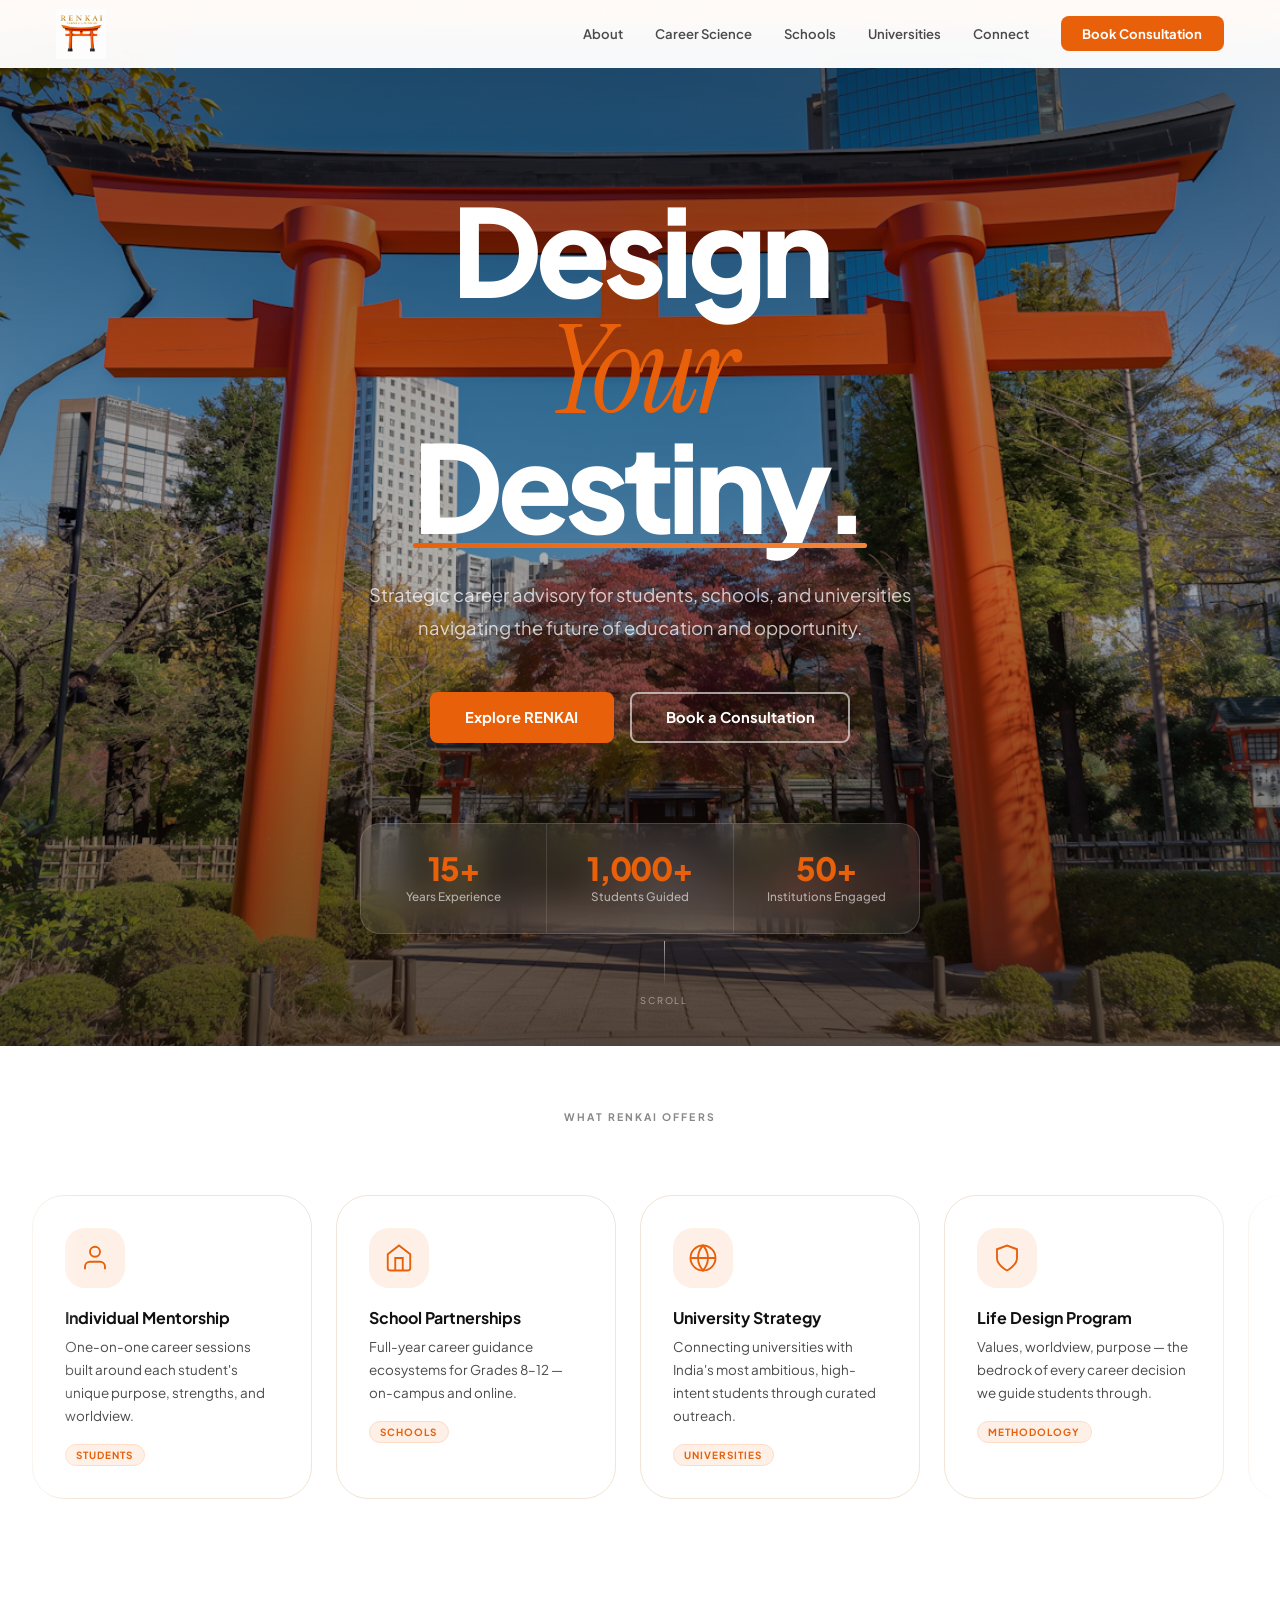
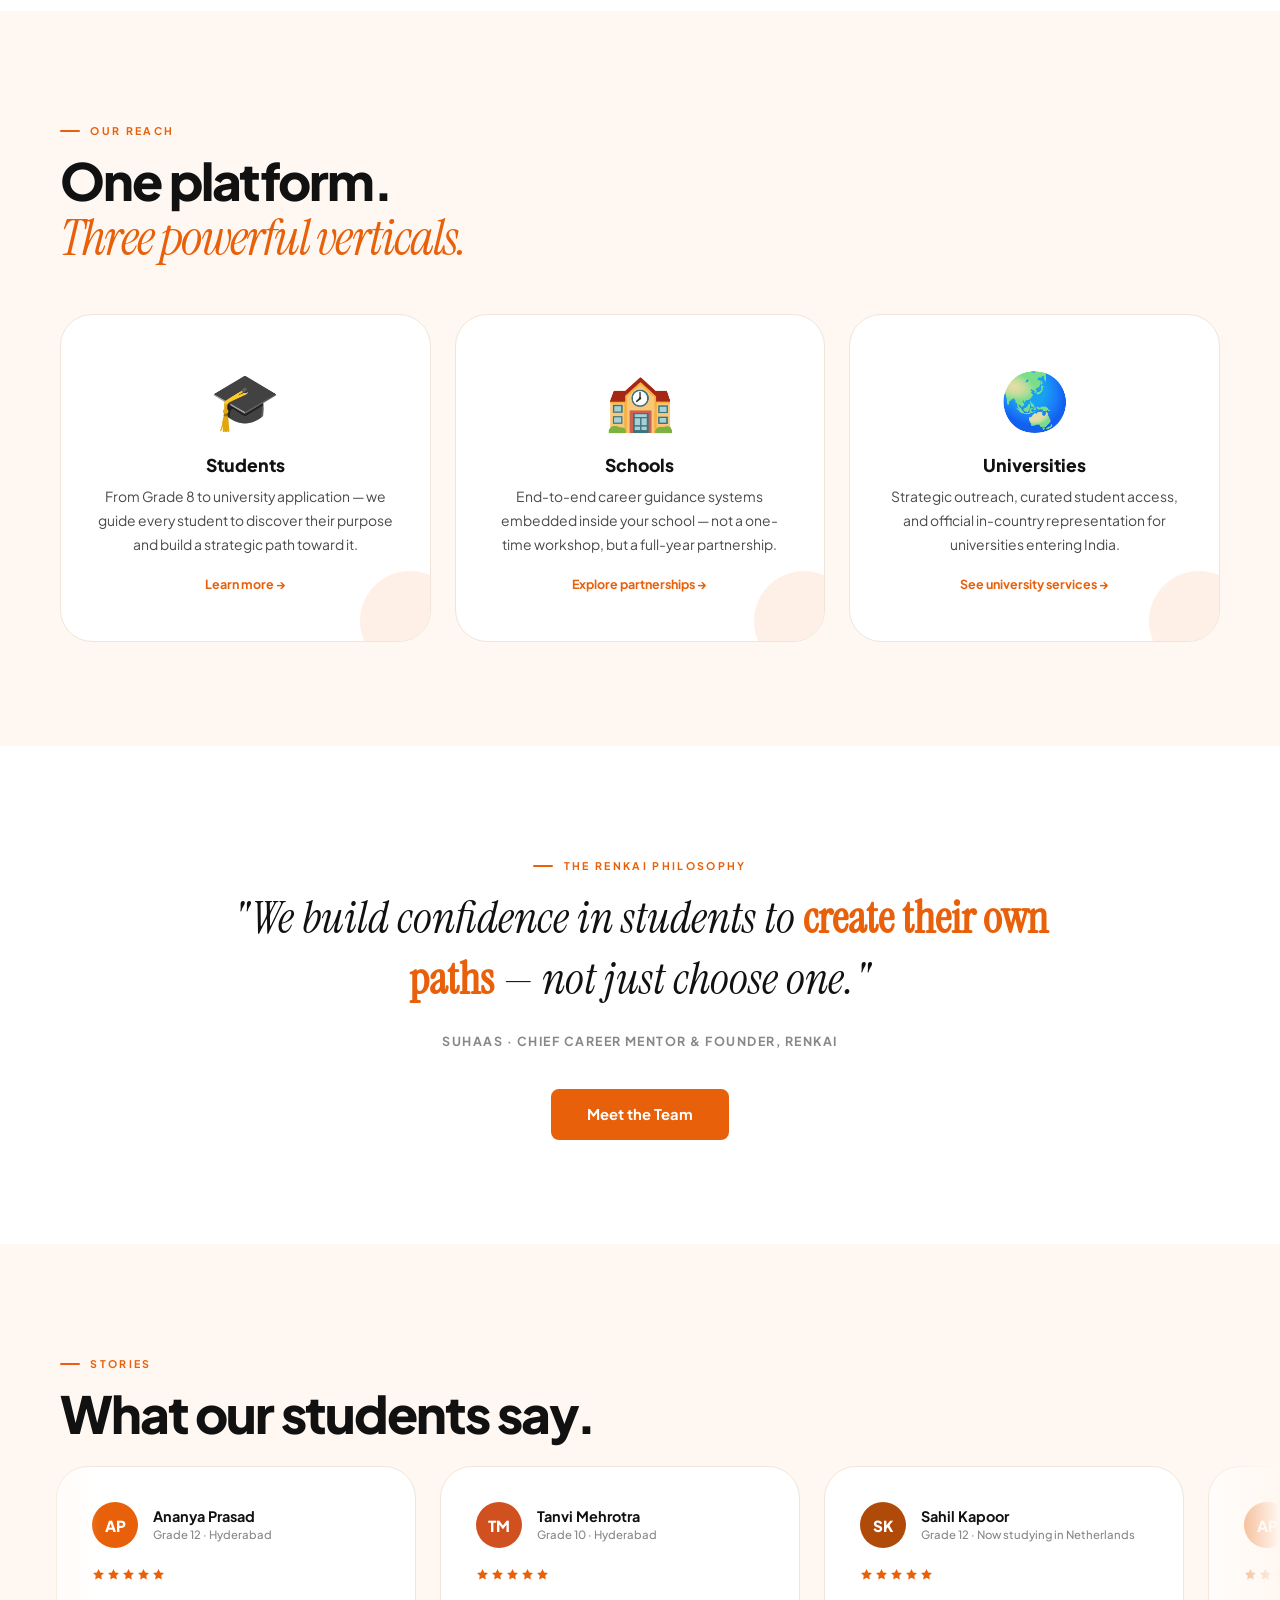
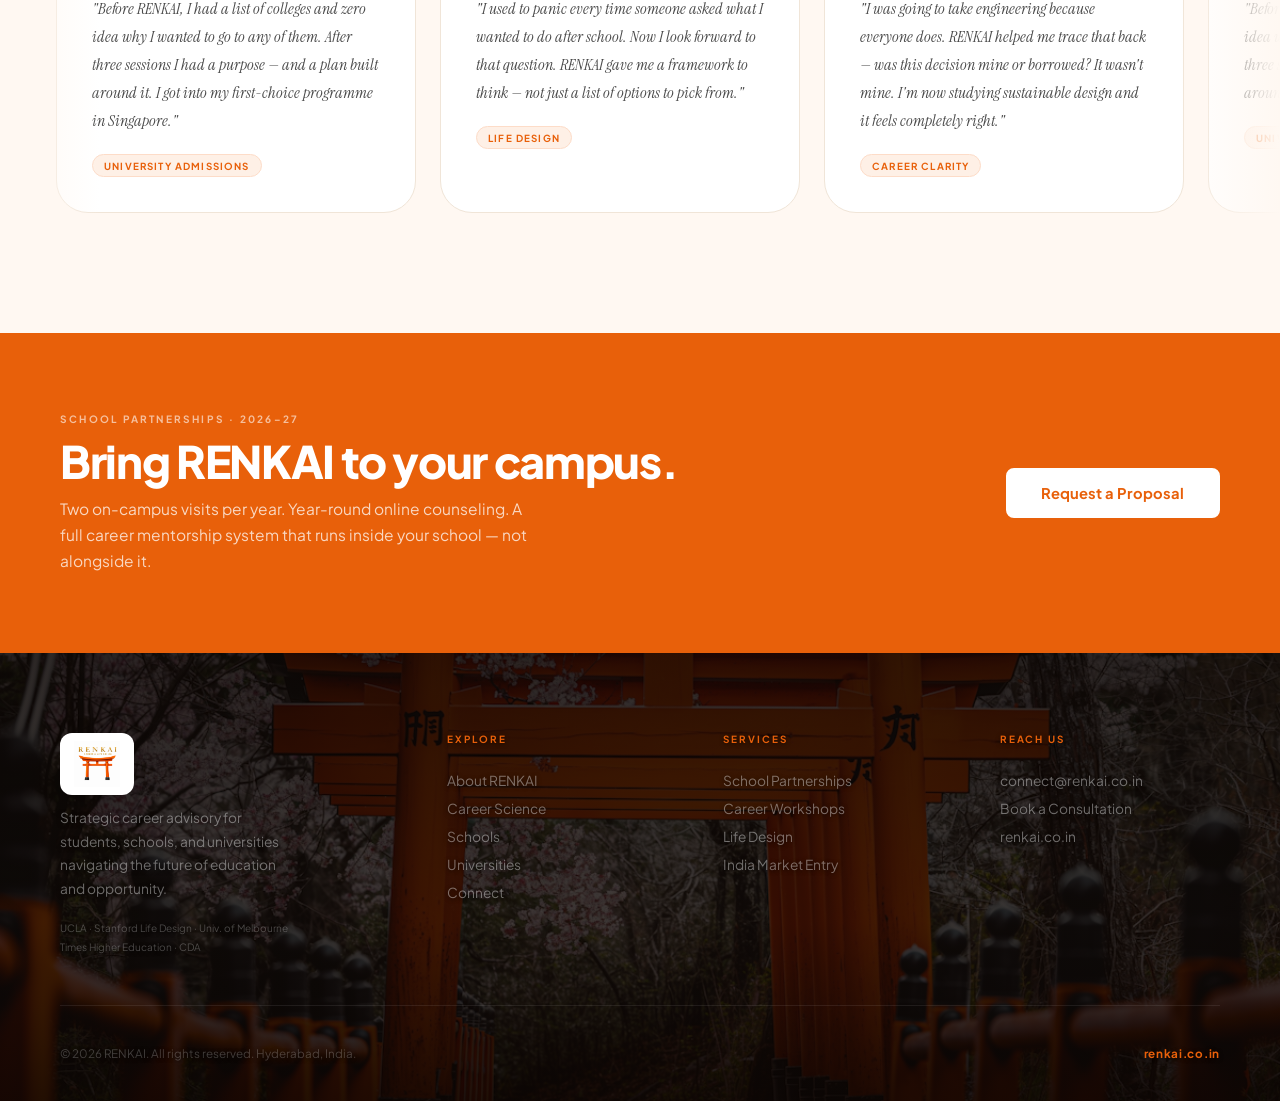
<file: index.html>
<!DOCTYPE html>
<html lang="en">
<head>
<meta charset="UTF-8">
<meta name="viewport" content="width=device-width, initial-scale=1.0">
<title>RENKAI — Design Your Destiny</title>
<meta name="description" content="RENKAI is a premium strategic career advisory platform bridging potential with purpose for students, schools, and universities across India.">
<link rel="preconnect" href="https://fonts.googleapis.com">
<link rel="preconnect" href="https://fonts.gstatic.com" crossorigin>
<link href="https://fonts.googleapis.com/css2?family=Plus+Jakarta+Sans:ital,wght@0,300;0,400;0,500;0,600;0,700;0,800;1,400&family=Instrument+Serif:ital@0;1&display=swap" rel="stylesheet">
<link rel="stylesheet" href="shared.css">
<style>
/* ── HOME-ONLY STYLES ── */
.hero{min-height:100vh;display:flex;align-items:center;justify-content:center;text-align:center;padding:10rem 3.5rem 7rem;position:relative;overflow:hidden;background:#0a0604;}

/* REAL TORII GATE PHOTO BACKGROUND */
.hero-photo{position:absolute;inset:0;z-index:0;}
.hero-photo img{width:100%;height:100%;object-fit:cover;object-position:center 30%;display:block;}

/* Multi-layer overlay — darkens photo so text is crisp, adds orange warmth at bottom */
.hero-photo::after{
  content:'';
  position:absolute;inset:0;
  background:
    linear-gradient(to bottom,
      rgba(8,4,2,.55) 0%,
      rgba(8,4,2,.35) 35%,
      rgba(8,4,2,.30) 55%,
      rgba(8,4,2,.62) 100%
    ),
    radial-gradient(ellipse 80% 50% at 50% 100%, rgba(232,96,10,.15) 0%, transparent 65%);
}

.hero-inner{position:relative;z-index:1;max-width:940px;margin:0 auto;}
.hero-ey{display:inline-flex;align-items:center;gap:.8rem;font-size:.66rem;font-weight:700;letter-spacing:.26em;text-transform:uppercase;color:var(--orange);margin-bottom:2rem;opacity:0;animation:hfu .8s .1s cubic-bezier(.16,1,.3,1) forwards;}
.hero-ey::before,.hero-ey::after{content:'';display:block;width:32px;height:1.5px;background:var(--orange);border-radius:1px;}

/* Headline — white on photo */
.hero-h1{font-size:clamp(3.5rem,9.5vw,9rem);font-weight:800;line-height:.94;letter-spacing:-.048em;color:#ffffff;margin-bottom:.4rem;opacity:0;animation:hfu .8s .22s cubic-bezier(.16,1,.3,1) forwards;}
.hero-h1 .italic{font-family:var(--serif);font-weight:400;font-style:italic;color:var(--orange);}
.hero-h1 .uw{position:relative;display:inline-block;}
.hero-h1 .uw::after{content:'';position:absolute;bottom:-6px;left:0;height:5px;width:0;background:linear-gradient(90deg,var(--orange),var(--o2));border-radius:3px;animation:drawLine .9s 1.3s cubic-bezier(.16,1,.3,1) forwards;}
@keyframes drawLine{to{width:100%;}}
.hero-sub{font-size:clamp(1rem,1.8vw,1.15rem);color:rgba(255,255,255,.75);line-height:1.8;max-width:560px;margin:2.2rem auto 3rem;opacity:0;animation:hfu .8s .42s cubic-bezier(.16,1,.3,1) forwards;}
.hero-ctas{display:flex;align-items:center;justify-content:center;gap:1rem;flex-wrap:wrap;opacity:0;animation:hfu .8s .56s cubic-bezier(.16,1,.3,1) forwards;}

/* Outline button reversed for dark hero */
.hero-ctas .btn-o{color:#fff;border-color:rgba(255,255,255,.6);}
.hero-ctas .btn-o:hover{background:rgba(255,255,255,.1);border-color:#fff;}

/* stat bar — frosted glass on photo */
.hero-stats{display:flex;align-items:stretch;margin:5rem auto 0;max-width:680px;border:1px solid rgba(255,255,255,.15);border-radius:var(--r);overflow:hidden;backdrop-filter:blur(16px);-webkit-backdrop-filter:blur(16px);background:rgba(255,255,255,.09);opacity:0;animation:hfu .8s .75s cubic-bezier(.16,1,.3,1) forwards;}
.hs{flex:1;padding:1.8rem 1.5rem;text-align:center;border-right:1px solid rgba(255,255,255,.12);transition:background .25s;}
.hs:last-child{border-right:none;}
.hs:hover{background:rgba(255,255,255,.07);}
.hs-n{font-size:2rem;font-weight:800;letter-spacing:-.04em;color:var(--orange);line-height:1;margin-bottom:.3rem;}
.hs-l{font-size:.73rem;color:rgba(255,255,255,.6);font-weight:500;}

/* scroll hint */
.scroll-hint{position:absolute;bottom:2.5rem;left:50%;transform:translateX(-50%);display:flex;flex-direction:column;align-items:center;gap:7px;opacity:0;animation:hfu .8s 1.1s ease forwards;}
.sh-line{width:1px;height:46px;background:linear-gradient(to bottom,rgba(255,255,255,.6),transparent);animation:shpulse 2.2s ease-in-out infinite;}
.sh-txt{font-size:.58rem;letter-spacing:.2em;text-transform:uppercase;color:rgba(255,255,255,.5);}
@keyframes hfu{from{opacity:0;transform:translateY(22px);}to{opacity:1;transform:translateY(0);}}
@keyframes shpulse{0%,100%{opacity:.3}50%{opacity:1}}

/* float scroll section */
.float-section{padding:4rem 0;background:var(--white);}
.float-label{text-align:center;font-size:.65rem;font-weight:700;letter-spacing:.2em;text-transform:uppercase;color:var(--soft);margin-bottom:1.5rem;}

/* home 2-col intro */
.home-grid{display:grid;grid-template-columns:1fr 1fr;gap:5rem;align-items:start;}
.home-big-num{font-size:7rem;font-weight:800;letter-spacing:-.06em;color:var(--o3);line-height:.9;margin-bottom:-.5rem;}

/* services float cards — home */
.sfc{display:flex;align-items:flex-start;gap:.7rem;padding:1rem 1.2rem;background:var(--white);border:1px solid var(--border);border-radius:var(--r);margin-bottom:.75rem;transition:border-color .22s,background .22s;}
.sfc:hover{border-color:var(--o3);background:var(--tint);}
.sfc-ico{width:36px;height:36px;background:var(--tint);border-radius:8px;display:flex;align-items:center;justify-content:center;flex-shrink:0;}
.sfc-ico svg{width:18px;height:18px;stroke:var(--orange);fill:none;stroke-width:1.6;}
.sfc-txt{font-size:.86rem;font-weight:600;color:var(--text);}
.sfc-sub{font-size:.75rem;color:var(--soft);margin-top:.12rem;}

/* three pillars */
.pillars{display:grid;grid-template-columns:repeat(3,1fr);gap:1.5rem;margin-top:3rem;}
.pillar{background:var(--white);border:1px solid var(--border);border-radius:var(--r2);padding:3rem 2rem;text-align:center;transition:box-shadow .28s,transform .28s,border-color .28s;position:relative;overflow:hidden;}
.pillar::after{content:'';position:absolute;bottom:-30px;right:-30px;width:100px;height:100px;background:var(--tint);border-radius:50%;pointer-events:none;transition:background .28s;}
.pillar:hover::after{background:var(--tint2);}
.pillar:hover{box-shadow:var(--sh2);transform:translateY(-6px);border-color:var(--o3);}
.pillar-ico{font-size:3.5rem;margin-bottom:1.2rem;display:block;}
.pillar-title{font-size:1.1rem;font-weight:800;color:var(--text);margin-bottom:.6rem;}
.pillar-body{font-size:.87rem;color:var(--mid);line-height:1.7;}
.pillar-arrow{display:inline-flex;align-items:center;gap:.35rem;font-size:.78rem;font-weight:700;color:var(--orange);margin-top:1.2rem;transition:gap .2s;}
.pillar:hover .pillar-arrow{gap:.6rem;}

@media(max-width:900px){
  .home-grid{grid-template-columns:1fr;}
  .pillars{grid-template-columns:1fr 1fr;}
  .hero{padding:9rem 1.5rem 5rem;}
}
@media(max-width:600px){
  .pillars{grid-template-columns:1fr;}
  .hero{padding:8rem 1rem 4.5rem;}
}
</style>
</head>
<body>

<!-- NAV -->
<div class="ticker" aria-hidden="true"><div class="ticker-track"><div class="ti">Career Advisory <span class="td"></span></div><div class="ti">Life Design Coaching <span class="td"></span></div><div class="ti">University Strategy <span class="td"></span></div><div class="ti">School Partnerships <span class="td"></span></div><div class="ti">Hyderabad, India <span class="td"></span></div><div class="ti">Creating Thought Leaders <span class="td"></span></div><div class="ti">Grades 8–12 <span class="td"></span></div><div class="ti">renkai.co.in <span class="td"></span></div><div class="ti">Career Advisory <span class="td"></span></div><div class="ti">Life Design Coaching <span class="td"></span></div><div class="ti">University Strategy <span class="td"></span></div><div class="ti">School Partnerships <span class="td"></span></div><div class="ti">Hyderabad, India <span class="td"></span></div><div class="ti">Creating Thought Leaders <span class="td"></span></div><div class="ti">Grades 8–12 <span class="td"></span></div><div class="ti">renkai.co.in <span class="td"></span></div></div></div>
<nav id="nav"><a class="nav-logo" href="index.html"><img class="nav-logo-img" src="assests/Renkai_HD_Logo.png" alt="RENKAI — Career &amp; Life Design"></a><div class="nav-links"><a href="about.html">About</a><a href="career-science.html">Career Science</a><a href="schools.html">Schools</a><a href="universities.html">Universities</a><a href="connect.html">Connect</a><a href="connect.html" class="nav-cta">Book Consultation</a></div><button class="hamburger" id="burger"><span></span><span></span><span></span></button></nav>
<div class="mob" id="mob"><button class="mob-x" id="mobX">&#x2715;</button><a href="about.html">About</a><a href="career-science.html">Career Science</a><a href="schools.html">Schools</a><a href="universities.html">Universities</a><a href="connect.html">Connect</a><a href="connect.html" class="btn btn-f">Book Consultation</a></div>

<!-- ══ HERO ══ -->
<section class="hero">

  <!-- REAL TORII GATE PHOTO — path matches your GitHub folder 'assests' -->
  <div class="hero-photo">
    <img src="assests/toriigate-hero.jpg" alt="Torii gate — RENKAI" loading="eager" fetchpriority="high">
  </div>

  <div class="hero-inner">
    <h1 class="hero-h1">
      Design<br>
      <span class="italic">Your</span><br>
      <span class="uw">Destiny.</span>
    </h1>
    <p class="hero-sub">Strategic career advisory for students, schools, and universities navigating the future of education and opportunity.</p>
    <div class="hero-ctas">
      <a href="about.html" class="btn btn-f">Explore RENKAI</a>
      <a href="connect.html" class="btn btn-o">Book a Consultation</a>
    </div>
    <div class="hero-stats">
      <div class="hs"><div class="hs-n">15+</div><div class="hs-l">Years Experience</div></div>
      <div class="hs"><div class="hs-n">1,000+</div><div class="hs-l">Students Guided</div></div>
      <div class="hs"><div class="hs-n">50+</div><div class="hs-l">Institutions Engaged</div></div>
    </div>
  </div>
  <div class="scroll-hint"><div class="sh-line"></div><span class="sh-txt">Scroll</span></div>
</section>

<!-- ══ HORIZONTAL FLOATING SCROLL ══ -->
<div class="float-section">
  <p class="float-label">What RENKAI Offers</p>
  <div class="hscroll-outer">
    <div class="hscroll-track">
      <div class="fc"><div class="fc-ico"><svg viewBox="0 0 24 24"><path d="M20 21v-2a4 4 0 0 0-4-4H8a4 4 0 0 0-4 4v2"/><circle cx="12" cy="7" r="4"/></svg></div><h3>Individual Mentorship</h3><p>One-on-one career sessions built around each student's unique purpose, strengths, and worldview.</p><span class="fc-tag">Students</span></div>
      <div class="fc"><div class="fc-ico"><svg viewBox="0 0 24 24"><path d="M3 9l9-7 9 7v11a2 2 0 0 1-2 2H5a2 2 0 0 1-2-2z"/><polyline points="9 22 9 12 15 12 15 22"/></svg></div><h3>School Partnerships</h3><p>Full-year career guidance ecosystems for Grades 8–12 — on-campus and online.</p><span class="fc-tag">Schools</span></div>
      <div class="fc"><div class="fc-ico"><svg viewBox="0 0 24 24"><circle cx="12" cy="12" r="10"/><path d="M2 12h20M12 2a15.3 15.3 0 0 1 4 10 15.3 15.3 0 0 1-4 10 15.3 15.3 0 0 1-4-10 15.3 15.3 0 0 1 4-10z"/></svg></div><h3>University Strategy</h3><p>Connecting universities with India's most ambitious, high-intent students through curated outreach.</p><span class="fc-tag">Universities</span></div>
      <div class="fc"><div class="fc-ico"><svg viewBox="0 0 24 24"><path d="M12 22s8-4 8-10V5l-8-3-8 3v7c0 6 8 10 8 10z"/></svg></div><h3>Life Design Program</h3><p>Values, worldview, purpose — the bedrock of every career decision we guide students through.</p><span class="fc-tag">Methodology</span></div>
      <div class="fc"><div class="fc-ico"><svg viewBox="0 0 24 24"><polyline points="22 12 18 12 15 21 9 3 6 12 2 12"/></svg></div><h3>Career Science</h3><p>Reverse & forward engineering frameworks that move students from uncertainty to clarity.</p><span class="fc-tag">Proprietary</span></div>
      <div class="fc"><div class="fc-ico"><svg viewBox="0 0 24 24"><path d="M22 10v6M2 10l10-5 10 5-10 5z"/><path d="M6 12v5c3 3 9 3 12 0v-5"/></svg></div><h3>University Fairs</h3><p>Annual curated fairs connecting students face-to-face with global university representatives.</p><span class="fc-tag">Events</span></div>
      <div class="fc"><div class="fc-ico"><svg viewBox="0 0 24 24"><rect x="2" y="7" width="20" height="14" rx="2"/><path d="M16 21V5a2 2 0 0 0-2-2h-4a2 2 0 0 0-2 2v16"/></svg></div><h3>In-Country Representation</h3><p>Official strategic partner for universities entering the Indian market for the first time.</p><span class="fc-tag">Universities</span></div>
      <div class="fc"><div class="fc-ico"><svg viewBox="0 0 24 24"><path d="M4 19.5A2.5 2.5 0 0 1 6.5 17H20"/><path d="M6.5 2H20v20H6.5A2.5 2.5 0 0 1 4 19.5v-15A2.5 2.5 0 0 1 6.5 2z"/></svg></div><h3>Published Works</h3><p>Svadhyaya & Svadharma — the philosophical foundation of RENKAI's entire methodology.</p><span class="fc-tag">Books</span></div>
      <!-- Duplicate for loop -->
      <div class="fc"><div class="fc-ico"><svg viewBox="0 0 24 24"><path d="M20 21v-2a4 4 0 0 0-4-4H8a4 4 0 0 0-4 4v2"/><circle cx="12" cy="7" r="4"/></svg></div><h3>Individual Mentorship</h3><p>One-on-one career sessions built around each student's unique purpose, strengths, and worldview.</p><span class="fc-tag">Students</span></div>
      <div class="fc"><div class="fc-ico"><svg viewBox="0 0 24 24"><path d="M3 9l9-7 9 7v11a2 2 0 0 1-2 2H5a2 2 0 0 1-2-2z"/><polyline points="9 22 9 12 15 12 15 22"/></svg></div><h3>School Partnerships</h3><p>Full-year career guidance ecosystems for Grades 8–12 — on-campus and online.</p><span class="fc-tag">Schools</span></div>
      <div class="fc"><div class="fc-ico"><svg viewBox="0 0 24 24"><circle cx="12" cy="12" r="10"/><path d="M2 12h20M12 2a15.3 15.3 0 0 1 4 10 15.3 15.3 0 0 1-4 10 15.3 15.3 0 0 1-4-10 15.3 15.3 0 0 1 4-10z"/></svg></div><h3>University Strategy</h3><p>Connecting universities with India's most ambitious, high-intent students through curated outreach.</p><span class="fc-tag">Universities</span></div>
      <div class="fc"><div class="fc-ico"><svg viewBox="0 0 24 24"><path d="M12 22s8-4 8-10V5l-8-3-8 3v7c0 6 8 10 8 10z"/></svg></div><h3>Life Design Program</h3><p>Values, worldview, purpose — the bedrock of every career decision we guide students through.</p><span class="fc-tag">Methodology</span></div>
      <div class="fc"><div class="fc-ico"><svg viewBox="0 0 24 24"><polyline points="22 12 18 12 15 21 9 3 6 12 2 12"/></svg></div><h3>Career Science</h3><p>Reverse & forward engineering frameworks that move students from uncertainty to clarity.</p><span class="fc-tag">Proprietary</span></div>
      <div class="fc"><div class="fc-ico"><svg viewBox="0 0 24 24"><path d="M22 10v6M2 10l10-5 10 5-10 5z"/><path d="M6 12v5c3 3 9 3 12 0v-5"/></svg></div><h3>University Fairs</h3><p>Annual curated fairs connecting students face-to-face with global university representatives.</p><span class="fc-tag">Events</span></div>
      <div class="fc"><div class="fc-ico"><svg viewBox="0 0 24 24"><rect x="2" y="7" width="20" height="14" rx="2"/><path d="M16 21V5a2 2 0 0 0-2-2h-4a2 2 0 0 0-2 2v16"/></svg></div><h3>In-Country Representation</h3><p>Official strategic partner for universities entering the Indian market for the first time.</p><span class="fc-tag">Universities</span></div>
      <div class="fc"><div class="fc-ico"><svg viewBox="0 0 24 24"><path d="M4 19.5A2.5 2.5 0 0 1 6.5 17H20"/><path d="M6.5 2H20v20H6.5A2.5 2.5 0 0 1 4 19.5v-15A2.5 2.5 0 0 1 6.5 2z"/></svg></div><h3>Published Works</h3><p>Svadhyaya & Svadharma — the philosophical foundation of RENKAI's entire methodology.</p><span class="fc-tag">Books</span></div>
    </div>
  </div>
</div>

<!-- ══ THREE PILLARS ══ -->
<section class="section bg-off">
  <div class="wrap">
    <div class="ey rv">Our Reach</div>
    <h2 class="h2p rv d1">One platform.<br><span class="ser">Three powerful verticals.</span></h2>
    <div class="pillars">
      <a href="about.html" class="pillar rv d1">
        <span class="pillar-ico">🎓</span>
        <div class="pillar-title">Students</div>
        <p class="pillar-body">From Grade 8 to university application — we guide every student to discover their purpose and build a strategic path toward it.</p>
        <span class="pillar-arrow">Learn more →</span>
      </a>
      <a href="schools.html" class="pillar rv d2">
        <span class="pillar-ico">🏫</span>
        <div class="pillar-title">Schools</div>
        <p class="pillar-body">End-to-end career guidance systems embedded inside your school — not a one-time workshop, but a full-year partnership.</p>
        <span class="pillar-arrow">Explore partnerships →</span>
      </a>
      <a href="universities.html" class="pillar rv d3">
        <span class="pillar-ico">🌏</span>
        <div class="pillar-title">Universities</div>
        <p class="pillar-body">Strategic outreach, curated student access, and official in-country representation for universities entering India.</p>
        <span class="pillar-arrow">See university services →</span>
      </a>
    </div>
  </div>
</section>

<!-- ══ PHILOSOPHY QUOTE ══ -->
<section class="section">
  <div class="wrap" style="max-width:820px;text-align:center;">
    <div class="ey ey-c rv">The RENKAI Philosophy</div>
    <blockquote style="font-family:var(--serif);font-size:clamp(1.6rem,3.5vw,2.8rem);font-style:italic;line-height:1.35;color:var(--text);margin-bottom:1.5rem;" class="rv d1">
      "We build confidence in students to <span style="color:var(--orange);font-style:normal;font-weight:600;">create their own paths</span> — not just choose one."
    </blockquote>
    <p style="font-size:.78rem;font-weight:700;letter-spacing:.12em;text-transform:uppercase;color:var(--soft);" class="rv d2">Suhaas · Chief Career Mentor & Founder, RENKAI</p>
    <div style="margin-top:2.5rem;" class="rv d3">
      <a href="about.html" class="btn btn-f">Meet the Team</a>
    </div>
  </div>
</section>

<!-- ══ TESTIMONIALS ══ -->
<section class="section bg-off">
  <div class="wrap">
    <div class="ey rv">Stories</div>
    <h2 class="h2p rv d1">What our students say.</h2>
  </div>
  <div class="testi-outer rv d2">
    <div class="testi-track">
      <div class="tc"><div class="tc-top"><div class="t-av av1">AP</div><div><div class="t-name">Ananya Prasad</div><div class="t-role">Grade 12 · Hyderabad</div></div></div><div class="t-stars"><svg viewBox="0 0 24 24"><polygon points="12 2 15.09 8.26 22 9.27 17 14.14 18.18 21.02 12 17.77 5.82 21.02 7 14.14 2 9.27 8.91 8.26 12 2"/></svg><svg viewBox="0 0 24 24"><polygon points="12 2 15.09 8.26 22 9.27 17 14.14 18.18 21.02 12 17.77 5.82 21.02 7 14.14 2 9.27 8.91 8.26 12 2"/></svg><svg viewBox="0 0 24 24"><polygon points="12 2 15.09 8.26 22 9.27 17 14.14 18.18 21.02 12 17.77 5.82 21.02 7 14.14 2 9.27 8.91 8.26 12 2"/></svg><svg viewBox="0 0 24 24"><polygon points="12 2 15.09 8.26 22 9.27 17 14.14 18.18 21.02 12 17.77 5.82 21.02 7 14.14 2 9.27 8.91 8.26 12 2"/></svg><svg viewBox="0 0 24 24"><polygon points="12 2 15.09 8.26 22 9.27 17 14.14 18.18 21.02 12 17.77 5.82 21.02 7 14.14 2 9.27 8.91 8.26 12 2"/></svg></div><p class="t-quote">"Before RENKAI, I had a list of colleges and zero idea why I wanted to go to any of them. After three sessions I had a purpose — and a plan built around it. I got into my first-choice programme in Singapore."</p><span class="t-tag">University Admissions</span></div>
      <div class="tc"><div class="tc-top"><div class="t-av av4">TM</div><div><div class="t-name">Tanvi Mehrotra</div><div class="t-role">Grade 10 · Hyderabad</div></div></div><div class="t-stars"><svg viewBox="0 0 24 24"><polygon points="12 2 15.09 8.26 22 9.27 17 14.14 18.18 21.02 12 17.77 5.82 21.02 7 14.14 2 9.27 8.91 8.26 12 2"/></svg><svg viewBox="0 0 24 24"><polygon points="12 2 15.09 8.26 22 9.27 17 14.14 18.18 21.02 12 17.77 5.82 21.02 7 14.14 2 9.27 8.91 8.26 12 2"/></svg><svg viewBox="0 0 24 24"><polygon points="12 2 15.09 8.26 22 9.27 17 14.14 18.18 21.02 12 17.77 5.82 21.02 7 14.14 2 9.27 8.91 8.26 12 2"/></svg><svg viewBox="0 0 24 24"><polygon points="12 2 15.09 8.26 22 9.27 17 14.14 18.18 21.02 12 17.77 5.82 21.02 7 14.14 2 9.27 8.91 8.26 12 2"/></svg><svg viewBox="0 0 24 24"><polygon points="12 2 15.09 8.26 22 9.27 17 14.14 18.18 21.02 12 17.77 5.82 21.02 7 14.14 2 9.27 8.91 8.26 12 2"/></svg></div><p class="t-quote">"I used to panic every time someone asked what I wanted to do after school. Now I look forward to that question. RENKAI gave me a framework to think — not just a list of options to pick from."</p><span class="t-tag">Life Design</span></div>
      <div class="tc"><div class="tc-top"><div class="t-av av6">SK</div><div><div class="t-name">Sahil Kapoor</div><div class="t-role">Grade 12 · Now studying in Netherlands</div></div></div><div class="t-stars"><svg viewBox="0 0 24 24"><polygon points="12 2 15.09 8.26 22 9.27 17 14.14 18.18 21.02 12 17.77 5.82 21.02 7 14.14 2 9.27 8.91 8.26 12 2"/></svg><svg viewBox="0 0 24 24"><polygon points="12 2 15.09 8.26 22 9.27 17 14.14 18.18 21.02 12 17.77 5.82 21.02 7 14.14 2 9.27 8.91 8.26 12 2"/></svg><svg viewBox="0 0 24 24"><polygon points="12 2 15.09 8.26 22 9.27 17 14.14 18.18 21.02 12 17.77 5.82 21.02 7 14.14 2 9.27 8.91 8.26 12 2"/></svg><svg viewBox="0 0 24 24"><polygon points="12 2 15.09 8.26 22 9.27 17 14.14 18.18 21.02 12 17.77 5.82 21.02 7 14.14 2 9.27 8.91 8.26 12 2"/></svg><svg viewBox="0 0 24 24"><polygon points="12 2 15.09 8.26 22 9.27 17 14.14 18.18 21.02 12 17.77 5.82 21.02 7 14.14 2 9.27 8.91 8.26 12 2"/></svg></div><p class="t-quote">"I was going to take engineering because everyone does. RENKAI helped me trace that back — was this decision mine or borrowed? It wasn't mine. I'm now studying sustainable design and it feels completely right."</p><span class="t-tag">Career Clarity</span></div>
      <!-- loop -->
      <div class="tc"><div class="tc-top"><div class="t-av av1">AP</div><div><div class="t-name">Ananya Prasad</div><div class="t-role">Grade 12 · Hyderabad</div></div></div><div class="t-stars"><svg viewBox="0 0 24 24"><polygon points="12 2 15.09 8.26 22 9.27 17 14.14 18.18 21.02 12 17.77 5.82 21.02 7 14.14 2 9.27 8.91 8.26 12 2"/></svg><svg viewBox="0 0 24 24"><polygon points="12 2 15.09 8.26 22 9.27 17 14.14 18.18 21.02 12 17.77 5.82 21.02 7 14.14 2 9.27 8.91 8.26 12 2"/></svg><svg viewBox="0 0 24 24"><polygon points="12 2 15.09 8.26 22 9.27 17 14.14 18.18 21.02 12 17.77 5.82 21.02 7 14.14 2 9.27 8.91 8.26 12 2"/></svg><svg viewBox="0 0 24 24"><polygon points="12 2 15.09 8.26 22 9.27 17 14.14 18.18 21.02 12 17.77 5.82 21.02 7 14.14 2 9.27 8.91 8.26 12 2"/></svg><svg viewBox="0 0 24 24"><polygon points="12 2 15.09 8.26 22 9.27 17 14.14 18.18 21.02 12 17.77 5.82 21.02 7 14.14 2 9.27 8.91 8.26 12 2"/></svg></div><p class="t-quote">"Before RENKAI, I had a list of colleges and zero idea why I wanted to go to any of them. After three sessions I had a purpose — and a plan built around it."</p><span class="t-tag">University Admissions</span></div>
      <div class="tc"><div class="tc-top"><div class="t-av av4">TM</div><div><div class="t-name">Tanvi Mehrotra</div><div class="t-role">Grade 10 · Hyderabad</div></div></div><div class="t-stars"><svg viewBox="0 0 24 24"><polygon points="12 2 15.09 8.26 22 9.27 17 14.14 18.18 21.02 12 17.77 5.82 21.02 7 14.14 2 9.27 8.91 8.26 12 2"/></svg><svg viewBox="0 0 24 24"><polygon points="12 2 15.09 8.26 22 9.27 17 14.14 18.18 21.02 12 17.77 5.82 21.02 7 14.14 2 9.27 8.91 8.26 12 2"/></svg><svg viewBox="0 0 24 24"><polygon points="12 2 15.09 8.26 22 9.27 17 14.14 18.18 21.02 12 17.77 5.82 21.02 7 14.14 2 9.27 8.91 8.26 12 2"/></svg><svg viewBox="0 0 24 24"><polygon points="12 2 15.09 8.26 22 9.27 17 14.14 18.18 21.02 12 17.77 5.82 21.02 7 14.14 2 9.27 8.91 8.26 12 2"/></svg><svg viewBox="0 0 24 24"><polygon points="12 2 15.09 8.26 22 9.27 17 14.14 18.18 21.02 12 17.77 5.82 21.02 7 14.14 2 9.27 8.91 8.26 12 2"/></svg></div><p class="t-quote">"RENKAI gave me a framework to think — not just a list of options. I now look forward to questions about my future."</p><span class="t-tag">Life Design</span></div>
      <div class="tc"><div class="tc-top"><div class="t-av av6">SK</div><div><div class="t-name">Sahil Kapoor</div><div class="t-role">Grade 12 · Now studying in Netherlands</div></div></div><div class="t-stars"><svg viewBox="0 0 24 24"><polygon points="12 2 15.09 8.26 22 9.27 17 14.14 18.18 21.02 12 17.77 5.82 21.02 7 14.14 2 9.27 8.91 8.26 12 2"/></svg><svg viewBox="0 0 24 24"><polygon points="12 2 15.09 8.26 22 9.27 17 14.14 18.18 21.02 12 17.77 5.82 21.02 7 14.14 2 9.27 8.91 8.26 12 2"/></svg><svg viewBox="0 0 24 24"><polygon points="12 2 15.09 8.26 22 9.27 17 14.14 18.18 21.02 12 17.77 5.82 21.02 7 14.14 2 9.27 8.91 8.26 12 2"/></svg><svg viewBox="0 0 24 24"><polygon points="12 2 15.09 8.26 22 9.27 17 14.14 18.18 21.02 12 17.77 5.82 21.02 7 14.14 2 9.27 8.91 8.26 12 2"/></svg><svg viewBox="0 0 24 24"><polygon points="12 2 15.09 8.26 22 9.27 17 14.14 18.18 21.02 12 17.77 5.82 21.02 7 14.14 2 9.27 8.91 8.26 12 2"/></svg></div><p class="t-quote">"Was this decision mine or borrowed? It wasn't mine. I'm now studying sustainable design and it feels completely right."</p><span class="t-tag">Career Clarity</span></div>
      </div>
  </div>
</section>

<!-- ══ CTA STRIP ══ -->
<div class="cta-strip">
  <div class="cta-in">
    <div class="rv"><p class="cta-ey">School Partnerships · 2026–27</p><h2 class="cta-h">Bring RENKAI to your campus.</h2><p class="cta-p">Two on-campus visits per year. Year-round online counseling. A full career mentorship system that runs inside your school — not alongside it.</p></div>
    <a href="connect.html" class="btn btn-w rv d3">Request a Proposal</a>
  </div>
</div>

<!-- FOOTER -->
<footer><div class="foot-wrap"><div class="foot-top"><div><span class="flogo"><span class="flogo-badge"><img class="footer-logo-img" src="assests/Renkai_HD_Logo.png" alt="RENKAI — Career &amp; Life Design"></span></span><p class="ftag">Strategic career advisory for students, schools, and universities navigating the future of education and opportunity.</p><p class="fcerts">UCLA · Stanford Life Design · Univ. of Melbourne<br>Times Higher Education · CDA</p></div><div class="fcol"><div class="fch">Explore</div><a href="about.html">About RENKAI</a><a href="career-science.html">Career Science</a><a href="schools.html">Schools</a><a href="universities.html">Universities</a><a href="connect.html">Connect</a></div><div class="fcol"><div class="fch">Services</div><a href="schools.html">School Partnerships</a><a href="schools.html">Career Workshops</a><a href="career-science.html">Life Design</a><a href="universities.html">India Market Entry</a></div><div class="fcol"><div class="fch">Reach Us</div><a href="mailto:connect@renkai.co.in">connect@renkai.co.in</a><a href="connect.html">Book a Consultation</a><a href="https://renkai.co.in">renkai.co.in</a></div></div><div class="foot-bot"><span class="fcopy">© 2026 RENKAI. All rights reserved. Hyderabad, India.</span><span class="fdomain">renkai.co.in</span></div></div></footer>

<script src="shared.js"></script>
</body>
</html>
</file>
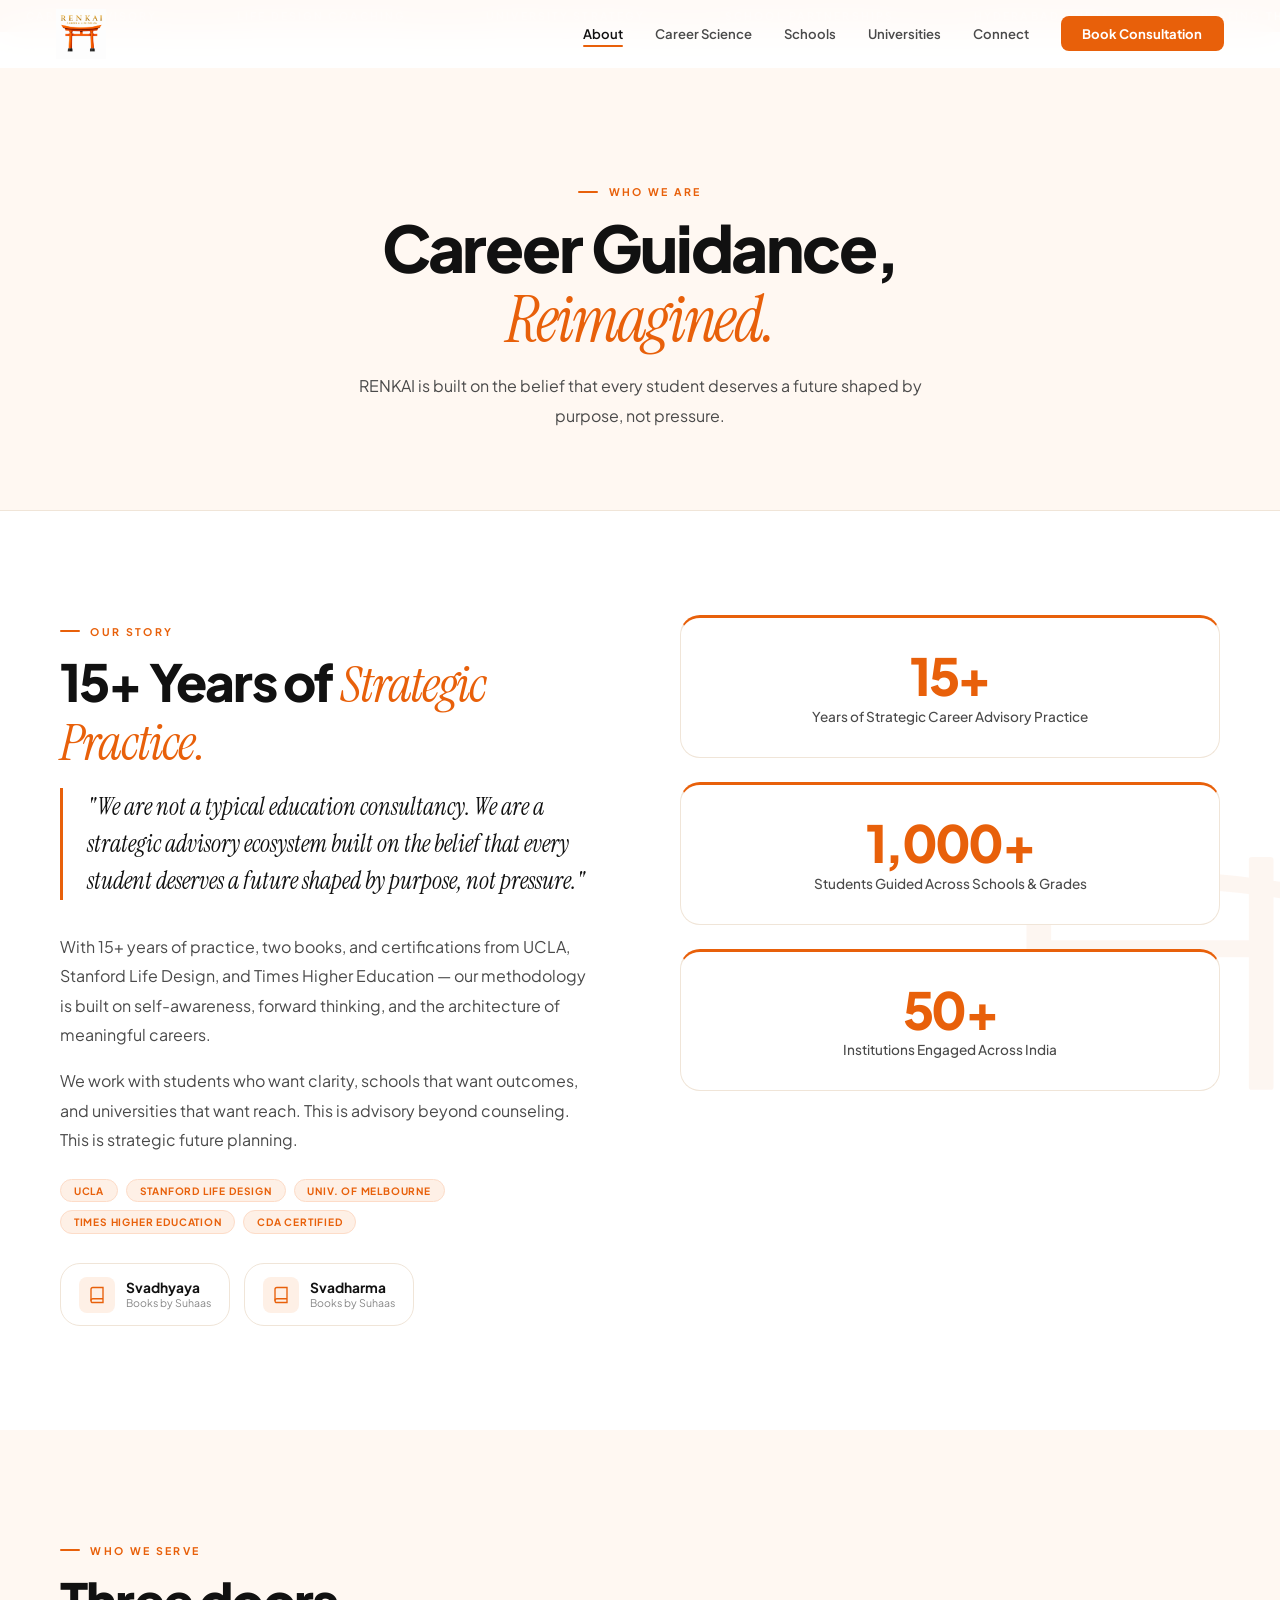
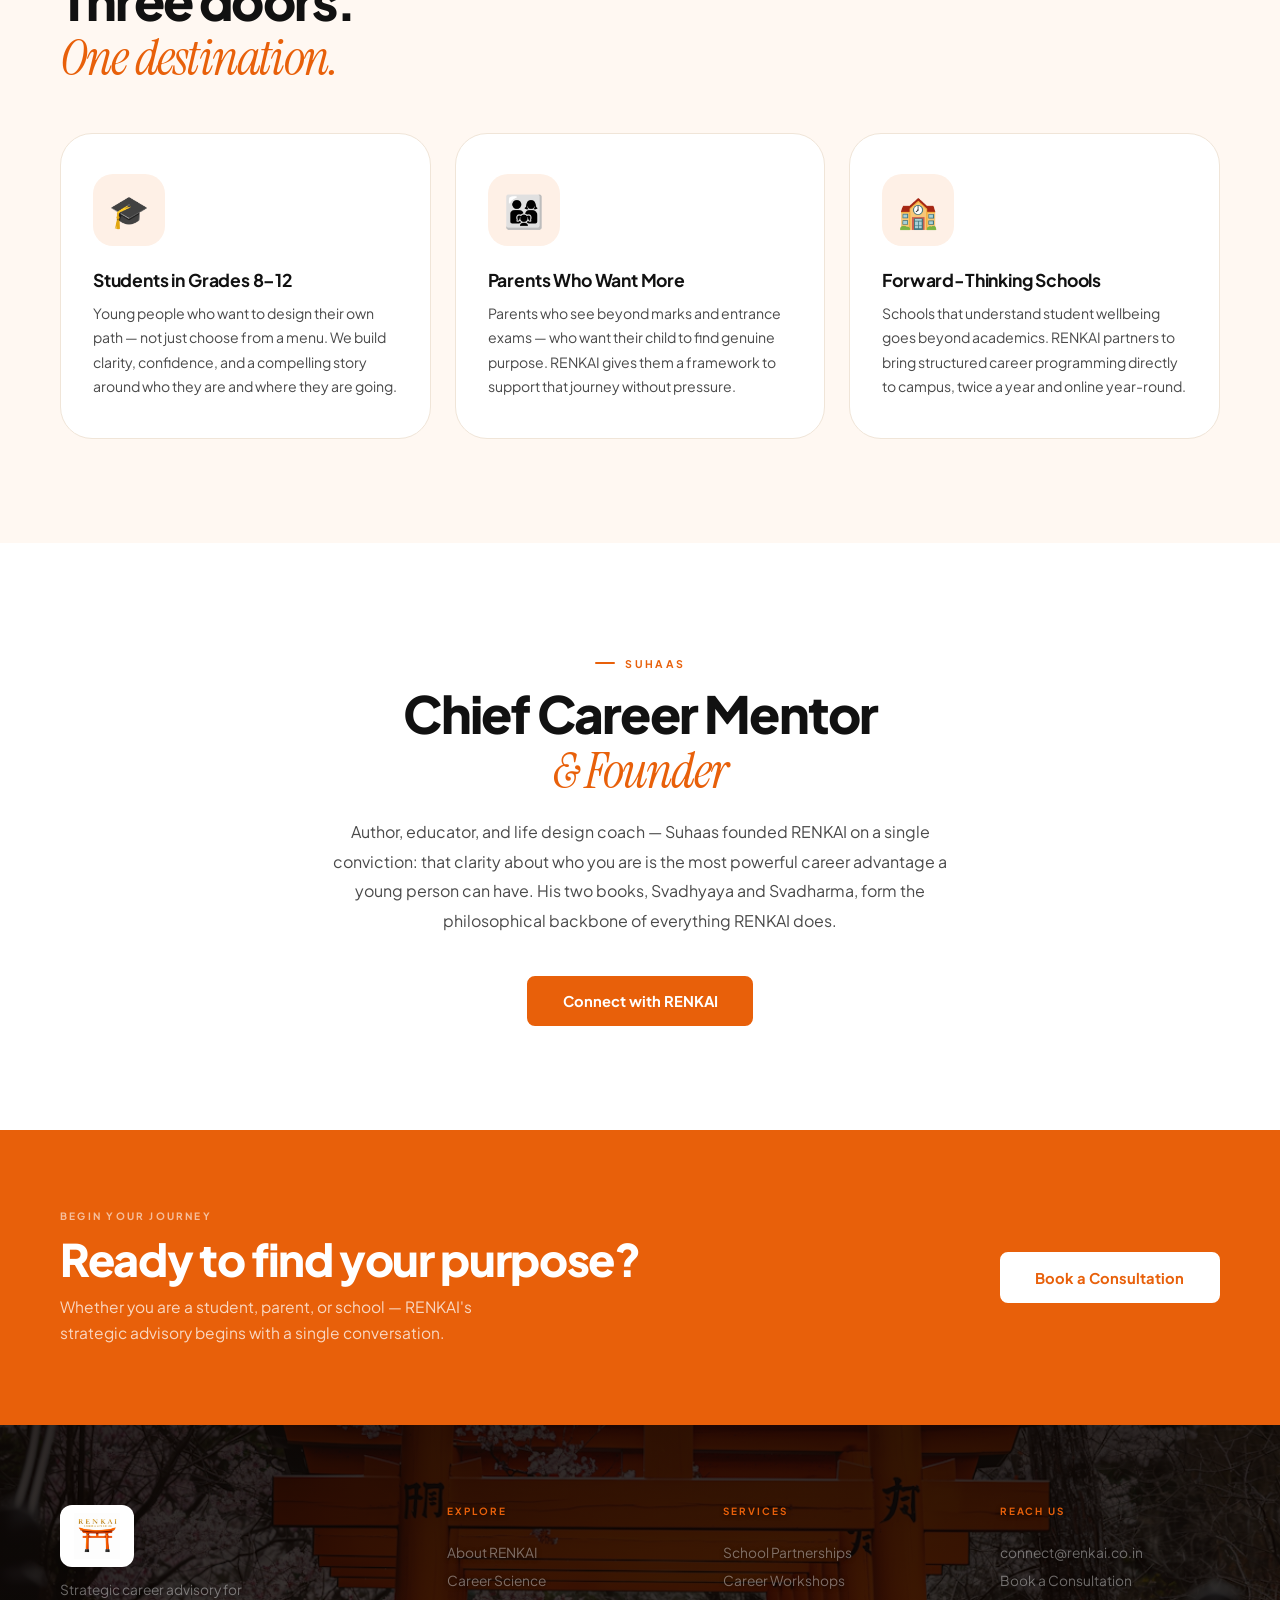
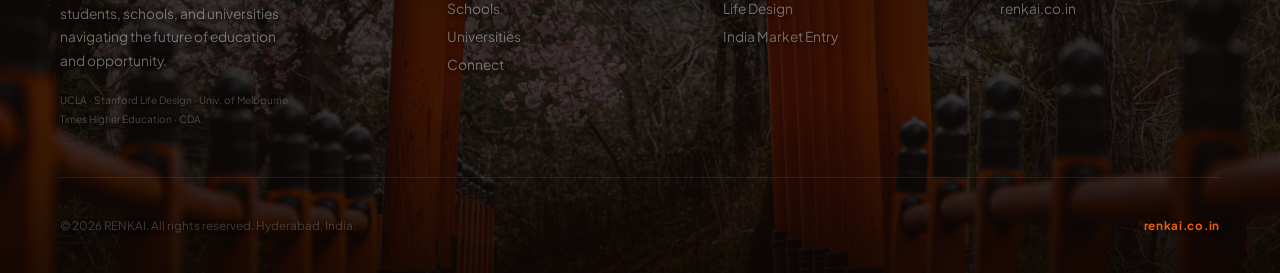
<file: about.html>
<!DOCTYPE html>
<html lang="en">
<head>
<meta charset="UTF-8">
<meta name="viewport" content="width=device-width, initial-scale=1.0">
<title>About RENKAI — RENKAI</title>
<meta name="description" content="RENKAI — Bridging Potential with Purpose. Strategic career advisory for students, schools, and universities.">
<link rel="preconnect" href="https://fonts.googleapis.com">
<link rel="preconnect" href="https://fonts.gstatic.com" crossorigin>
<link href="https://fonts.googleapis.com/css2?family=Plus+Jakarta+Sans:ital,wght@0,300;0,400;0,500;0,600;0,700;0,800;1,400&family=Instrument+Serif:ital@0;1&display=swap" rel="stylesheet">
<link rel="stylesheet" href="shared.css">
<style>
.about-2col{display:grid;grid-template-columns:1fr 1fr;gap:5rem;align-items:start;}
.torii-section{position:relative;overflow:hidden;}
.torii-section svg.t-deco{position:absolute;right:-60px;top:50%;transform:translateY(-50%);width:380px;opacity:.05;pointer-events:none;}
@media(max-width:900px){.about-2col{grid-template-columns:1fr;}.torii-section svg.t-deco{display:none;}}
</style>
</head>
<body>
<div class="ticker" aria-hidden="true"><div class="ticker-track"><div class="ti">Career Advisory <span class="td"></span></div><div class="ti">Life Design Coaching <span class="td"></span></div><div class="ti">University Strategy <span class="td"></span></div><div class="ti">School Partnerships <span class="td"></span></div><div class="ti">Hyderabad, India <span class="td"></span></div><div class="ti">Creating Thought Leaders <span class="td"></span></div><div class="ti">Grades 8–12 <span class="td"></span></div><div class="ti">renkai.co.in <span class="td"></span></div><div class="ti">Career Advisory <span class="td"></span></div><div class="ti">Life Design Coaching <span class="td"></span></div><div class="ti">University Strategy <span class="td"></span></div><div class="ti">School Partnerships <span class="td"></span></div><div class="ti">Hyderabad, India <span class="td"></span></div><div class="ti">Creating Thought Leaders <span class="td"></span></div><div class="ti">Grades 8–12 <span class="td"></span></div><div class="ti">renkai.co.in <span class="td"></span></div></div></div>
<nav id="nav"><a class="nav-logo" href="index.html"><img class="nav-logo-img" src="assests/Renkai_HD_Logo.png" alt="RENKAI — Career &amp; Life Design"></a><div class="nav-links"><a href="about.html">About</a><a href="career-science.html">Career Science</a><a href="schools.html">Schools</a><a href="universities.html">Universities</a><a href="connect.html">Connect</a><a href="connect.html" class="nav-cta">Book Consultation</a></div><button class="hamburger" id="burger"><span></span><span></span><span></span></button></nav>
<div class="mob" id="mob"><button class="mob-x" id="mobX">&#x2715;</button><a href="about.html">About</a><a href="career-science.html">Career Science</a><a href="schools.html">Schools</a><a href="universities.html">Universities</a><a href="connect.html">Connect</a><a href="connect.html" class="btn btn-f">Book Consultation</a></div>

<div class="page-hero">
  <div class="ey ey-c rv">Who We Are</div>
  <h1 class="h2p rv d1" style="font-size:clamp(2.4rem,5vw,4.5rem);">Career Guidance,<br><span class="ser">Reimagined.</span></h1>
  <p class="lead rv d2" style="margin:.9rem auto 0;text-align:center;">RENKAI is built on the belief that every student deserves a future shaped by purpose, not pressure.</p>
</div>

<section class="section torii-section">
  <svg class="t-deco" viewBox="0 0 800 600" xmlns="http://www.w3.org/2000/svg" aria-hidden="true"><rect x="140" y="60" width="52" height="490" rx="6" fill="#E8600A"/><rect x="608" y="60" width="52" height="490" rx="6" fill="#E8600A"/><path d="M80 120 Q400 60 720 120 L720 155 Q400 95 80 155 Z" fill="#E8600A"/><rect x="148" y="235" width="504" height="36" rx="4" fill="#E8600A"/></svg>
  <div class="wrap">
    <div class="about-2col">
      <div>
        <div class="ey rv">Our Story</div>
        <h2 class="h2p rv d1">15+ Years of <span class="ser">Strategic Practice.</span></h2>
        <p class="pull-q rv d2">"We are not a typical education consultancy. We are a strategic advisory ecosystem built on the belief that every student deserves a future shaped by purpose, not pressure."</p>
        <p class="lead rv d3" style="max-width:100%;">With 15+ years of practice, two books, and certifications from UCLA, Stanford Life Design, and Times Higher Education — our methodology is built on self-awareness, forward thinking, and the architecture of meaningful careers.</p>
        <p class="lead rv d4" style="max-width:100%;margin-top:1rem;">We work with students who want clarity, schools that want outcomes, and universities that want reach. This is advisory beyond counseling. This is strategic future planning.</p>
        <div class="chips rv d4">
          <span class="chip">UCLA</span><span class="chip">Stanford Life Design</span><span class="chip">Univ. of Melbourne</span><span class="chip">Times Higher Education</span><span class="chip">CDA Certified</span>
        </div>
        <div class="book-row rv d5">
          <div class="book-chip"><div class="bico"><svg viewBox="0 0 24 24"><path d="M4 19.5A2.5 2.5 0 0 1 6.5 17H20"/><path d="M6.5 2H20v20H6.5A2.5 2.5 0 0 1 4 19.5v-15A2.5 2.5 0 0 1 6.5 2z"/></svg></div><div><div class="b-name">Svadhyaya</div><div class="b-by">Books by Suhaas</div></div></div>
          <div class="book-chip"><div class="bico"><svg viewBox="0 0 24 24"><path d="M4 19.5A2.5 2.5 0 0 1 6.5 17H20"/><path d="M6.5 2H20v20H6.5A2.5 2.5 0 0 1 4 19.5v-15A2.5 2.5 0 0 1 6.5 2z"/></svg></div><div><div class="b-name">Svadharma</div><div class="b-by">Books by Suhaas</div></div></div>
        </div>
      </div>
      <div>
        <div class="stat-row" style="grid-template-columns:1fr;margin-top:0;">
          <div class="stat-c rv d1"><div class="stat-n">15+</div><div class="stat-l">Years of Strategic Career Advisory Practice</div></div>
          <div class="stat-c rv d2"><div class="stat-n">1,000+</div><div class="stat-l">Students Guided Across Schools &amp; Grades</div></div>
          <div class="stat-c rv d3"><div class="stat-n">50+</div><div class="stat-l">Institutions Engaged Across India</div></div>
        </div>
      </div>
    </div>
  </div>
</section>

<section class="section bg-off">
  <div class="wrap">
    <div class="ey rv">Who We Serve</div>
    <h2 class="h2p rv d1">Three doors.<br><span class="ser">One destination.</span></h2>
    <div class="icon-grid" style="margin-top:3rem;">
      <div class="icon-card rv d1">
        <div class="big-ico"><span class="emoji">🎓</span></div>
        <h3>Students in Grades 8–12</h3>
        <p>Young people who want to design their own path — not just choose from a menu. We build clarity, confidence, and a compelling story around who they are and where they are going.</p>
      </div>
      <div class="icon-card rv d2">
        <div class="big-ico"><span class="emoji">👨‍👩‍👧</span></div>
        <h3>Parents Who Want More</h3>
        <p>Parents who see beyond marks and entrance exams — who want their child to find genuine purpose. RENKAI gives them a framework to support that journey without pressure.</p>
      </div>
      <div class="icon-card rv d3">
        <div class="big-ico"><span class="emoji">🏫</span></div>
        <h3>Forward-Thinking Schools</h3>
        <p>Schools that understand student wellbeing goes beyond academics. RENKAI partners to bring structured career programming directly to campus, twice a year and online year-round.</p>
      </div>
    </div>
  </div>
</section>

<section class="section">
  <div class="wrap" style="text-align:center;max-width:800px;">
    <div class="ey ey-c rv">Suhaas</div>
    <h2 class="h2p rv d1" style="text-align:center;">Chief Career Mentor<br><span class="ser">&amp; Founder</span></h2>
    <p class="lead rv d2" style="margin:1.2rem auto;text-align:center;max-width:640px;">Author, educator, and life design coach — Suhaas founded RENKAI on a single conviction: that clarity about who you are is the most powerful career advantage a young person can have. His two books, Svadhyaya and Svadharma, form the philosophical backbone of everything RENKAI does.</p>
    <div style="margin-top:2.5rem;" class="rv d3"><a href="connect.html" class="btn btn-f">Connect with RENKAI</a></div>
  </div>
</section>

<div class="cta-strip">
  <div class="cta-in">
    <div class="rv"><p class="cta-ey">Begin Your Journey</p><h2 class="cta-h">Ready to find your purpose?</h2><p class="cta-p">Whether you are a student, parent, or school — RENKAI's strategic advisory begins with a single conversation.</p></div>
    <a href="connect.html" class="btn btn-w rv d3">Book a Consultation</a>
  </div>
</div>
<footer><div class="foot-wrap"><div class="foot-top"><div><span class="flogo"><span class="flogo-badge"><img class="footer-logo-img" src="assests/Renkai_HD_Logo.png" alt="RENKAI — Career &amp; Life Design"></span></span><p class="ftag">Strategic career advisory for students, schools, and universities navigating the future of education and opportunity.</p><p class="fcerts">UCLA · Stanford Life Design · Univ. of Melbourne<br>Times Higher Education · CDA</p></div><div class="fcol"><div class="fch">Explore</div><a href="about.html">About RENKAI</a><a href="career-science.html">Career Science</a><a href="schools.html">Schools</a><a href="universities.html">Universities</a><a href="connect.html">Connect</a></div><div class="fcol"><div class="fch">Services</div><a href="schools.html">School Partnerships</a><a href="schools.html">Career Workshops</a><a href="career-science.html">Life Design</a><a href="universities.html">India Market Entry</a></div><div class="fcol"><div class="fch">Reach Us</div><a href="mailto:connect@renkai.co.in">connect@renkai.co.in</a><a href="connect.html">Book a Consultation</a><a href="https://renkai.co.in">renkai.co.in</a></div></div><div class="foot-bot"><span class="fcopy">© 2026 RENKAI. All rights reserved. Hyderabad, India.</span><span class="fdomain">renkai.co.in</span></div></div></footer>
<script src="shared.js"></script>
</body>
</html>
</file>
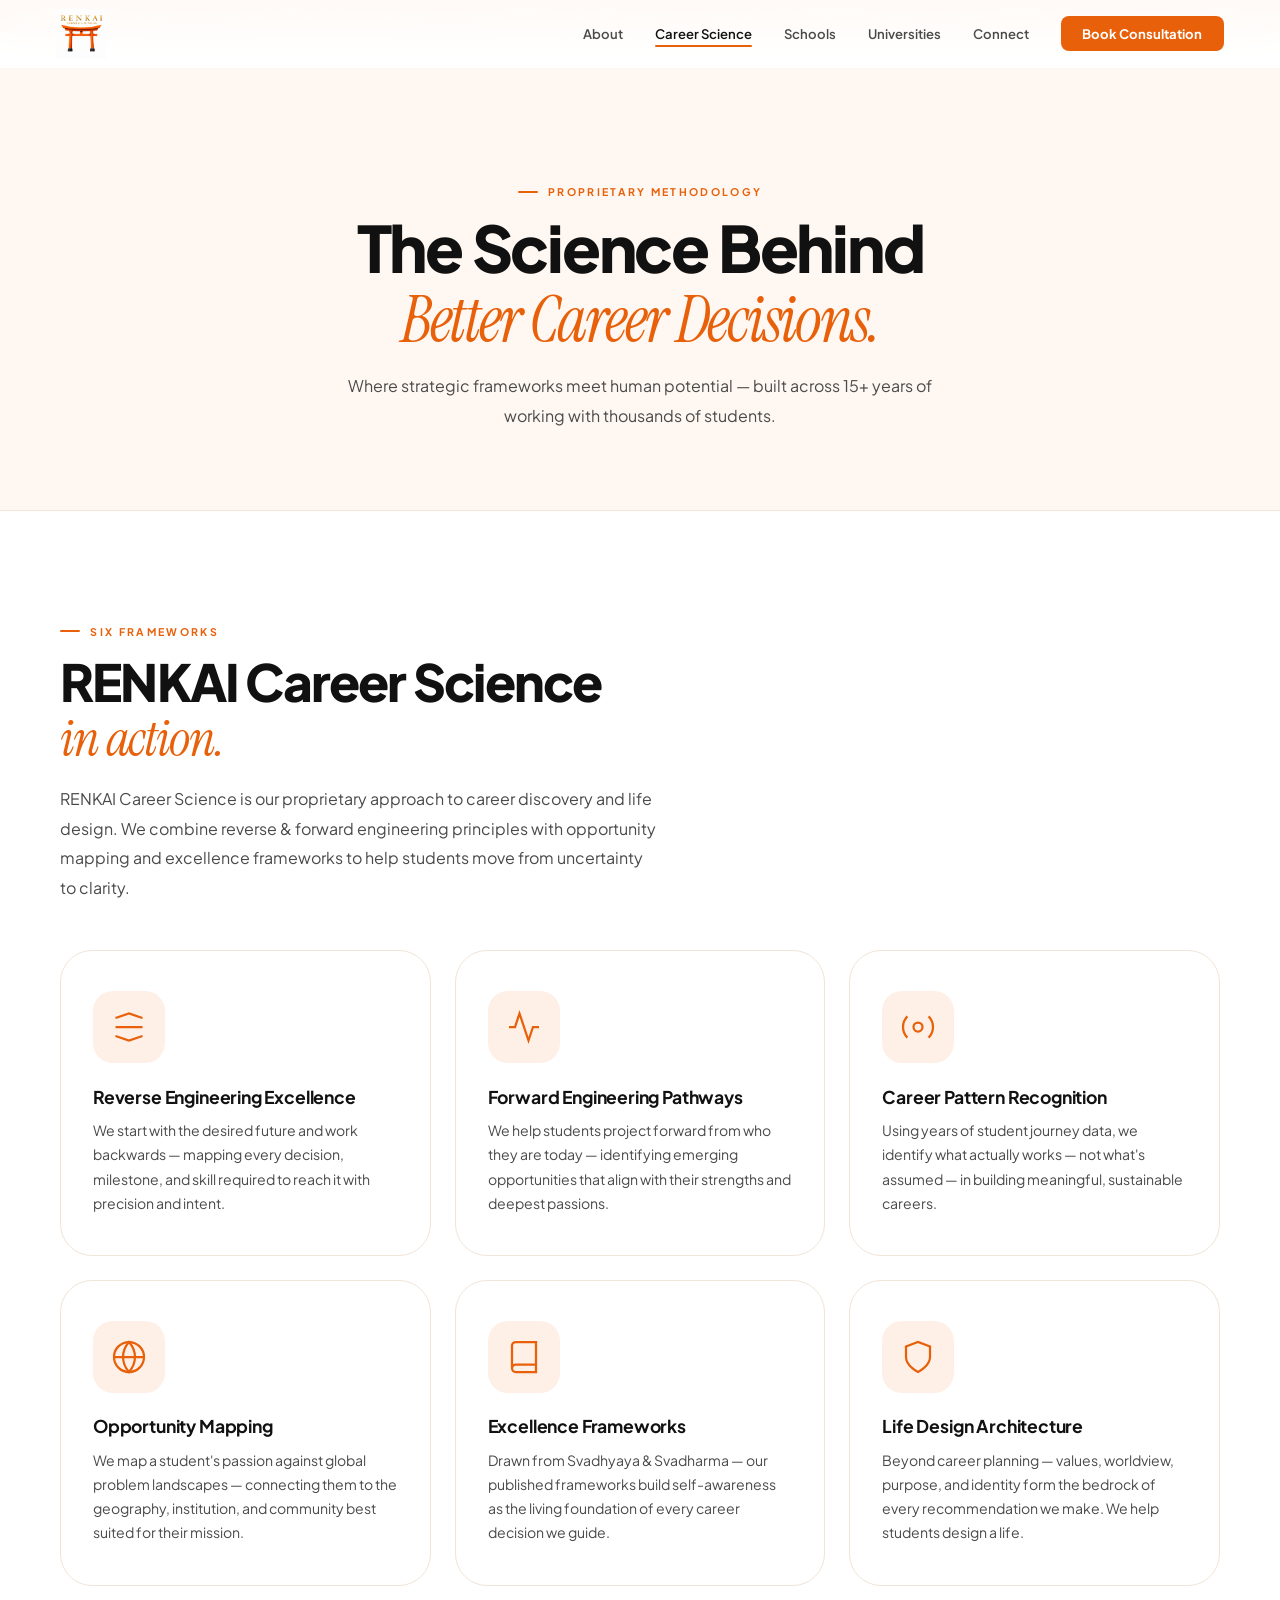
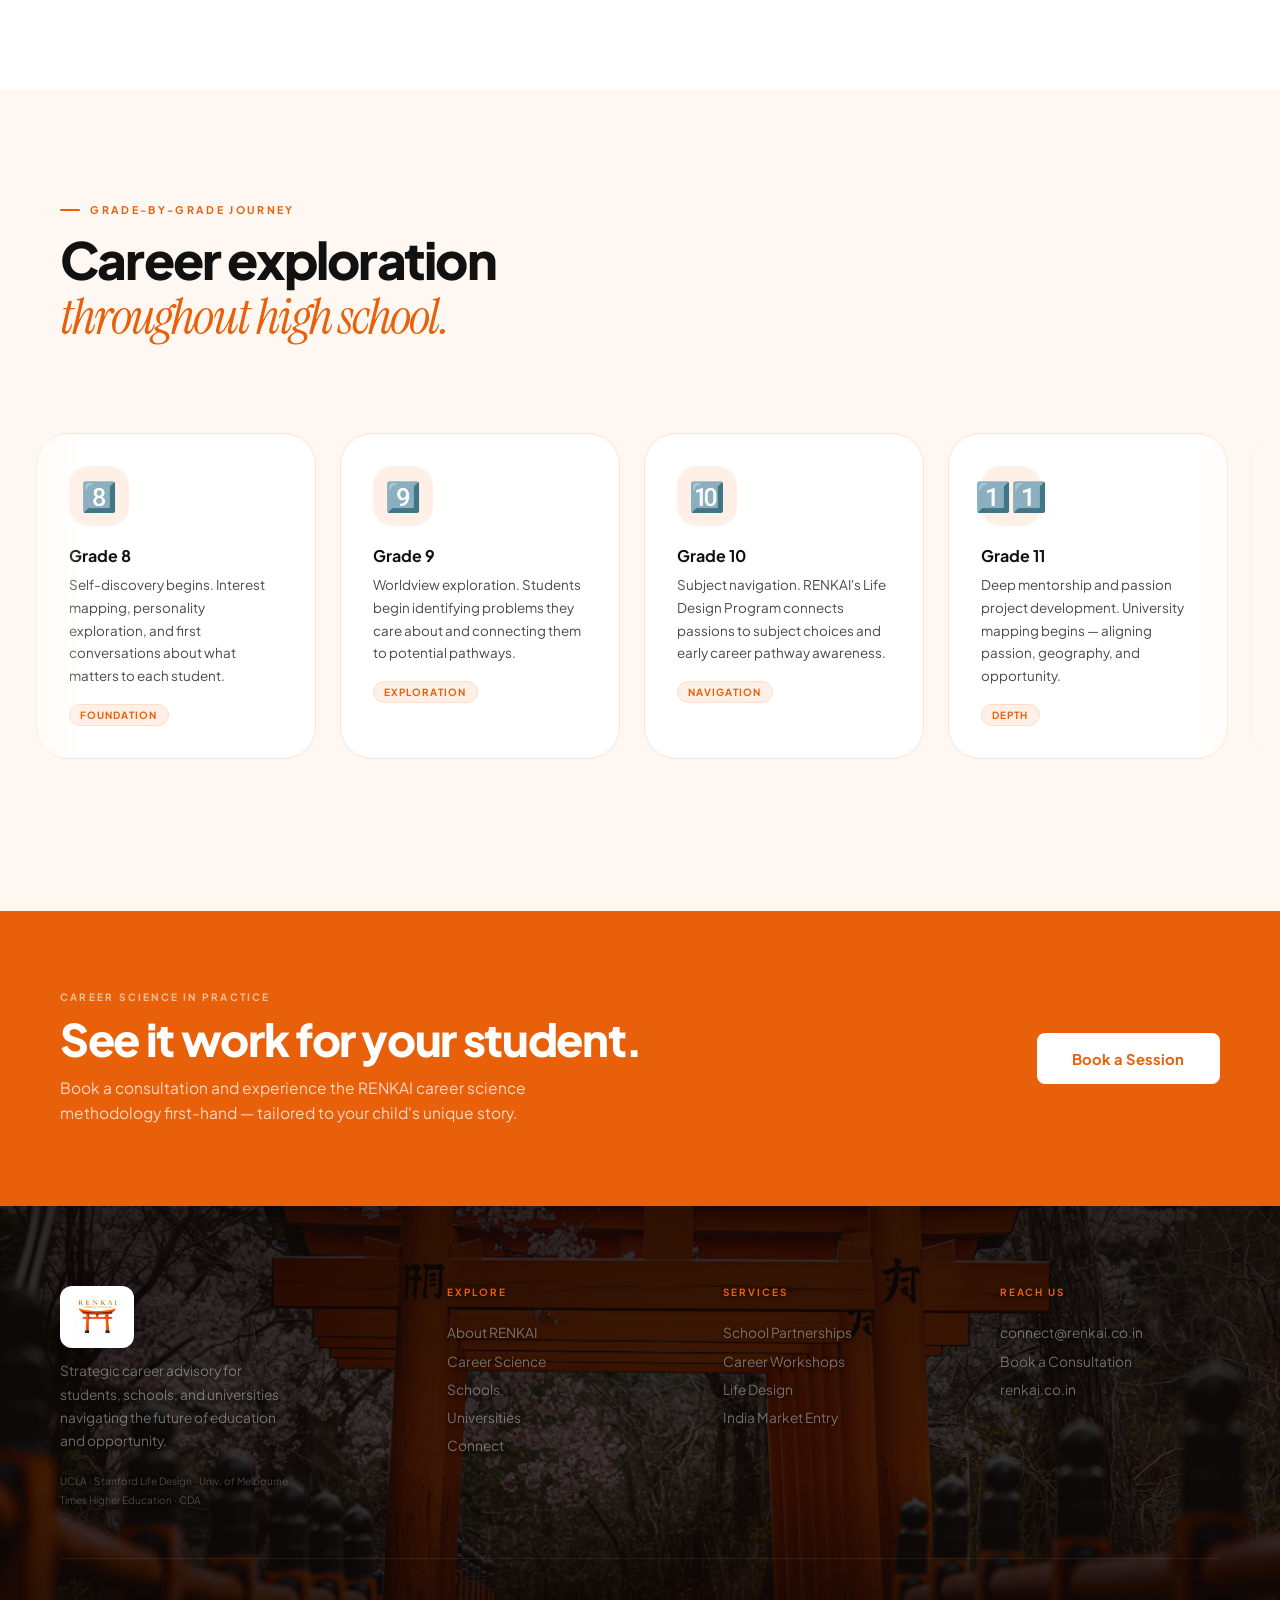
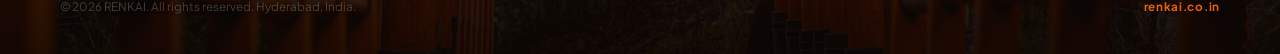
<file: career-science.html>
<!DOCTYPE html>
<html lang="en">
<head>
<meta charset="UTF-8">
<meta name="viewport" content="width=device-width, initial-scale=1.0">
<title>Career Science — RENKAI</title>
<meta name="description" content="RENKAI — Bridging Potential with Purpose. Strategic career advisory for students, schools, and universities.">
<link rel="preconnect" href="https://fonts.googleapis.com">
<link rel="preconnect" href="https://fonts.gstatic.com" crossorigin>
<link href="https://fonts.googleapis.com/css2?family=Plus+Jakarta+Sans:ital,wght@0,300;0,400;0,500;0,600;0,700;0,800;1,400&family=Instrument+Serif:ital@0;1&display=swap" rel="stylesheet">
<link rel="stylesheet" href="shared.css">
<style>.sci-2col{display:grid;grid-template-columns:1fr 1fr;gap:5rem;align-items:center;margin-top:3rem;}@media(max-width:900px){.sci-2col{grid-template-columns:1fr;}}</style>
</head>
<body>
<div class="ticker" aria-hidden="true"><div class="ticker-track"><div class="ti">Career Advisory <span class="td"></span></div><div class="ti">Life Design Coaching <span class="td"></span></div><div class="ti">University Strategy <span class="td"></span></div><div class="ti">School Partnerships <span class="td"></span></div><div class="ti">Hyderabad, India <span class="td"></span></div><div class="ti">Creating Thought Leaders <span class="td"></span></div><div class="ti">Grades 8–12 <span class="td"></span></div><div class="ti">renkai.co.in <span class="td"></span></div><div class="ti">Career Advisory <span class="td"></span></div><div class="ti">Life Design Coaching <span class="td"></span></div><div class="ti">University Strategy <span class="td"></span></div><div class="ti">School Partnerships <span class="td"></span></div><div class="ti">Hyderabad, India <span class="td"></span></div><div class="ti">Creating Thought Leaders <span class="td"></span></div><div class="ti">Grades 8–12 <span class="td"></span></div><div class="ti">renkai.co.in <span class="td"></span></div></div></div>
<nav id="nav"><a class="nav-logo" href="index.html"><img class="nav-logo-img" src="assests/Renkai_HD_Logo.png" alt="RENKAI — Career &amp; Life Design"></a><div class="nav-links"><a href="about.html">About</a><a href="career-science.html">Career Science</a><a href="schools.html">Schools</a><a href="universities.html">Universities</a><a href="connect.html">Connect</a><a href="connect.html" class="nav-cta">Book Consultation</a></div><button class="hamburger" id="burger"><span></span><span></span><span></span></button></nav>
<div class="mob" id="mob"><button class="mob-x" id="mobX">&#x2715;</button><a href="about.html">About</a><a href="career-science.html">Career Science</a><a href="schools.html">Schools</a><a href="universities.html">Universities</a><a href="connect.html">Connect</a><a href="connect.html" class="btn btn-f">Book Consultation</a></div>

<div class="page-hero">
  <div class="ey ey-c rv">Proprietary Methodology</div>
  <h1 class="h2p rv d1" style="font-size:clamp(2.4rem,5vw,4.5rem);">The Science Behind<br><span class="ser">Better Career Decisions.</span></h1>
  <p class="lead rv d2" style="margin:.9rem auto 0;text-align:center;">Where strategic frameworks meet human potential — built across 15+ years of working with thousands of students.</p>
</div>

<section class="section">
  <div class="wrap">
    <div class="ey rv">Six Frameworks</div>
    <h2 class="h2p rv d1">RENKAI Career Science<br><span class="ser">in action.</span></h2>
    <p class="lead rv d2">RENKAI Career Science is our proprietary approach to career discovery and life design. We combine reverse &amp; forward engineering principles with opportunity mapping and excellence frameworks to help students move from uncertainty to clarity.</p>
    <div class="icon-grid" style="margin-top:3rem;">
      <div class="icon-card rv d1"><div class="big-ico"><svg viewBox="0 0 24 24"><path d="M3 12h18M3 6l9-3 9 3M3 18l9 3 9-3"/></svg></div><h3>Reverse Engineering Excellence</h3><p>We start with the desired future and work backwards — mapping every decision, milestone, and skill required to reach it with precision and intent.</p></div>
      <div class="icon-card rv d2"><div class="big-ico"><svg viewBox="0 0 24 24"><polyline points="22 12 18 12 15 21 9 3 6 12 2 12"/></svg></div><h3>Forward Engineering Pathways</h3><p>We help students project forward from who they are today — identifying emerging opportunities that align with their strengths and deepest passions.</p></div>
      <div class="icon-card rv d3"><div class="big-ico"><svg viewBox="0 0 24 24"><circle cx="12" cy="12" r="3"/><path d="M19.07 4.93a10 10 0 0 1 0 14.14M4.93 4.93a10 10 0 0 0 0 14.14"/></svg></div><h3>Career Pattern Recognition</h3><p>Using years of student journey data, we identify what actually works — not what's assumed — in building meaningful, sustainable careers.</p></div>
      <div class="icon-card rv d1"><div class="big-ico"><svg viewBox="0 0 24 24"><circle cx="12" cy="12" r="10"/><path d="M2 12h20M12 2a15.3 15.3 0 0 1 4 10 15.3 15.3 0 0 1-4 10 15.3 15.3 0 0 1-4-10 15.3 15.3 0 0 1 4-10z"/></svg></div><h3>Opportunity Mapping</h3><p>We map a student's passion against global problem landscapes — connecting them to the geography, institution, and community best suited for their mission.</p></div>
      <div class="icon-card rv d2"><div class="big-ico"><svg viewBox="0 0 24 24"><path d="M4 19.5A2.5 2.5 0 0 1 6.5 17H20"/><path d="M6.5 2H20v20H6.5A2.5 2.5 0 0 1 4 19.5v-15A2.5 2.5 0 0 1 6.5 2z"/></svg></div><h3>Excellence Frameworks</h3><p>Drawn from Svadhyaya &amp; Svadharma — our published frameworks build self-awareness as the living foundation of every career decision we guide.</p></div>
      <div class="icon-card rv d3"><div class="big-ico"><svg viewBox="0 0 24 24"><path d="M12 22s8-4 8-10V5l-8-3-8 3v7c0 6 8 10 8 10z"/></svg></div><h3>Life Design Architecture</h3><p>Beyond career planning — values, worldview, purpose, and identity form the bedrock of every recommendation we make. We help students design a life.</p></div>
    </div>
  </div>
</section>

<section class="section bg-off">
  <div class="wrap">
    <div class="ey rv">Grade-by-Grade Journey</div>
    <h2 class="h2p rv d1">Career exploration<br><span class="ser">throughout high school.</span></h2>
    <div class="hscroll-outer bg-off-fade" style="margin:2.5rem -3.5rem 0;">
      <div class="hscroll-track slow">
        <div class="fc"><div class="fc-ico"><span class="big-icon">8️⃣</span></div><h3>Grade 8</h3><p>Self-discovery begins. Interest mapping, personality exploration, and first conversations about what matters to each student.</p><span class="fc-tag">Foundation</span></div>
        <div class="fc"><div class="fc-ico"><span class="big-icon">9️⃣</span></div><h3>Grade 9</h3><p>Worldview exploration. Students begin identifying problems they care about and connecting them to potential pathways.</p><span class="fc-tag">Exploration</span></div>
        <div class="fc"><div class="fc-ico"><span class="big-icon">🔟</span></div><h3>Grade 10</h3><p>Subject navigation. RENKAI's Life Design Program connects passions to subject choices and early career pathway awareness.</p><span class="fc-tag">Navigation</span></div>
        <div class="fc"><div class="fc-ico"><span class="big-icon">1️⃣1️⃣</span></div><h3>Grade 11</h3><p>Deep mentorship and passion project development. University mapping begins — aligning passion, geography, and opportunity.</p><span class="fc-tag">Depth</span></div>
        <div class="fc"><div class="fc-ico"><span class="big-icon">1️⃣2️⃣</span></div><h3>Grade 12</h3><p>Full application support. SOPs, recommendations, university shortlisting, mock interviews and scholarship preparation.</p><span class="fc-tag">Execution</span></div>
        <div class="fc"><div class="fc-ico"><span class="big-icon">🎓</span></div><h3>Beyond School</h3><p>RENKAI's guidance doesn't stop at admission. Students carry life design principles and clarity into every chapter ahead.</p><span class="fc-tag">Lifelong</span></div>
        <!-- loop -->
        <div class="fc"><div class="fc-ico"><span class="big-icon">8️⃣</span></div><h3>Grade 8</h3><p>Self-discovery begins. Interest mapping, personality exploration, and first conversations about what matters to each student.</p><span class="fc-tag">Foundation</span></div>
        <div class="fc"><div class="fc-ico"><span class="big-icon">9️⃣</span></div><h3>Grade 9</h3><p>Worldview exploration. Students begin identifying problems they care about and connecting them to potential pathways.</p><span class="fc-tag">Exploration</span></div>
        <div class="fc"><div class="fc-ico"><span class="big-icon">🔟</span></div><h3>Grade 10</h3><p>Subject navigation. RENKAI's Life Design Program connects passions to subject choices and early career pathway awareness.</p><span class="fc-tag">Navigation</span></div>
        <div class="fc"><div class="fc-ico"><span class="big-icon">1️⃣1️⃣</span></div><h3>Grade 11</h3><p>Deep mentorship and passion project development. University mapping begins — aligning passion, geography, and opportunity.</p><span class="fc-tag">Depth</span></div>
        <div class="fc"><div class="fc-ico"><span class="big-icon">1️⃣2️⃣</span></div><h3>Grade 12</h3><p>Full application support. SOPs, recommendations, university shortlisting, mock interviews and scholarship preparation.</p><span class="fc-tag">Execution</span></div>
        <div class="fc"><div class="fc-ico"><span class="big-icon">🎓</span></div><h3>Beyond School</h3><p>RENKAI's guidance doesn't stop at admission. Students carry life design principles and clarity into every chapter ahead.</p><span class="fc-tag">Lifelong</span></div>
      </div>
    </div>
  </div>
</section>

<div class="cta-strip">
  <div class="cta-in">
    <div class="rv"><p class="cta-ey">Career Science in Practice</p><h2 class="cta-h">See it work for your student.</h2><p class="cta-p">Book a consultation and experience the RENKAI career science methodology first-hand — tailored to your child's unique story.</p></div>
    <a href="connect.html" class="btn btn-w rv d3">Book a Session</a>
  </div>
</div>
<footer><div class="foot-wrap"><div class="foot-top"><div><span class="flogo"><span class="flogo-badge"><img class="footer-logo-img" src="assests/Renkai_HD_Logo.png" alt="RENKAI — Career &amp; Life Design"></span></span><p class="ftag">Strategic career advisory for students, schools, and universities navigating the future of education and opportunity.</p><p class="fcerts">UCLA · Stanford Life Design · Univ. of Melbourne<br>Times Higher Education · CDA</p></div><div class="fcol"><div class="fch">Explore</div><a href="about.html">About RENKAI</a><a href="career-science.html">Career Science</a><a href="schools.html">Schools</a><a href="universities.html">Universities</a><a href="connect.html">Connect</a></div><div class="fcol"><div class="fch">Services</div><a href="schools.html">School Partnerships</a><a href="schools.html">Career Workshops</a><a href="career-science.html">Life Design</a><a href="universities.html">India Market Entry</a></div><div class="fcol"><div class="fch">Reach Us</div><a href="mailto:connect@renkai.co.in">connect@renkai.co.in</a><a href="connect.html">Book a Consultation</a><a href="https://renkai.co.in">renkai.co.in</a></div></div><div class="foot-bot"><span class="fcopy">© 2026 RENKAI. All rights reserved. Hyderabad, India.</span><span class="fdomain">renkai.co.in</span></div></div></footer>
<script src="shared.js"></script>
</body>
</html>
</file>
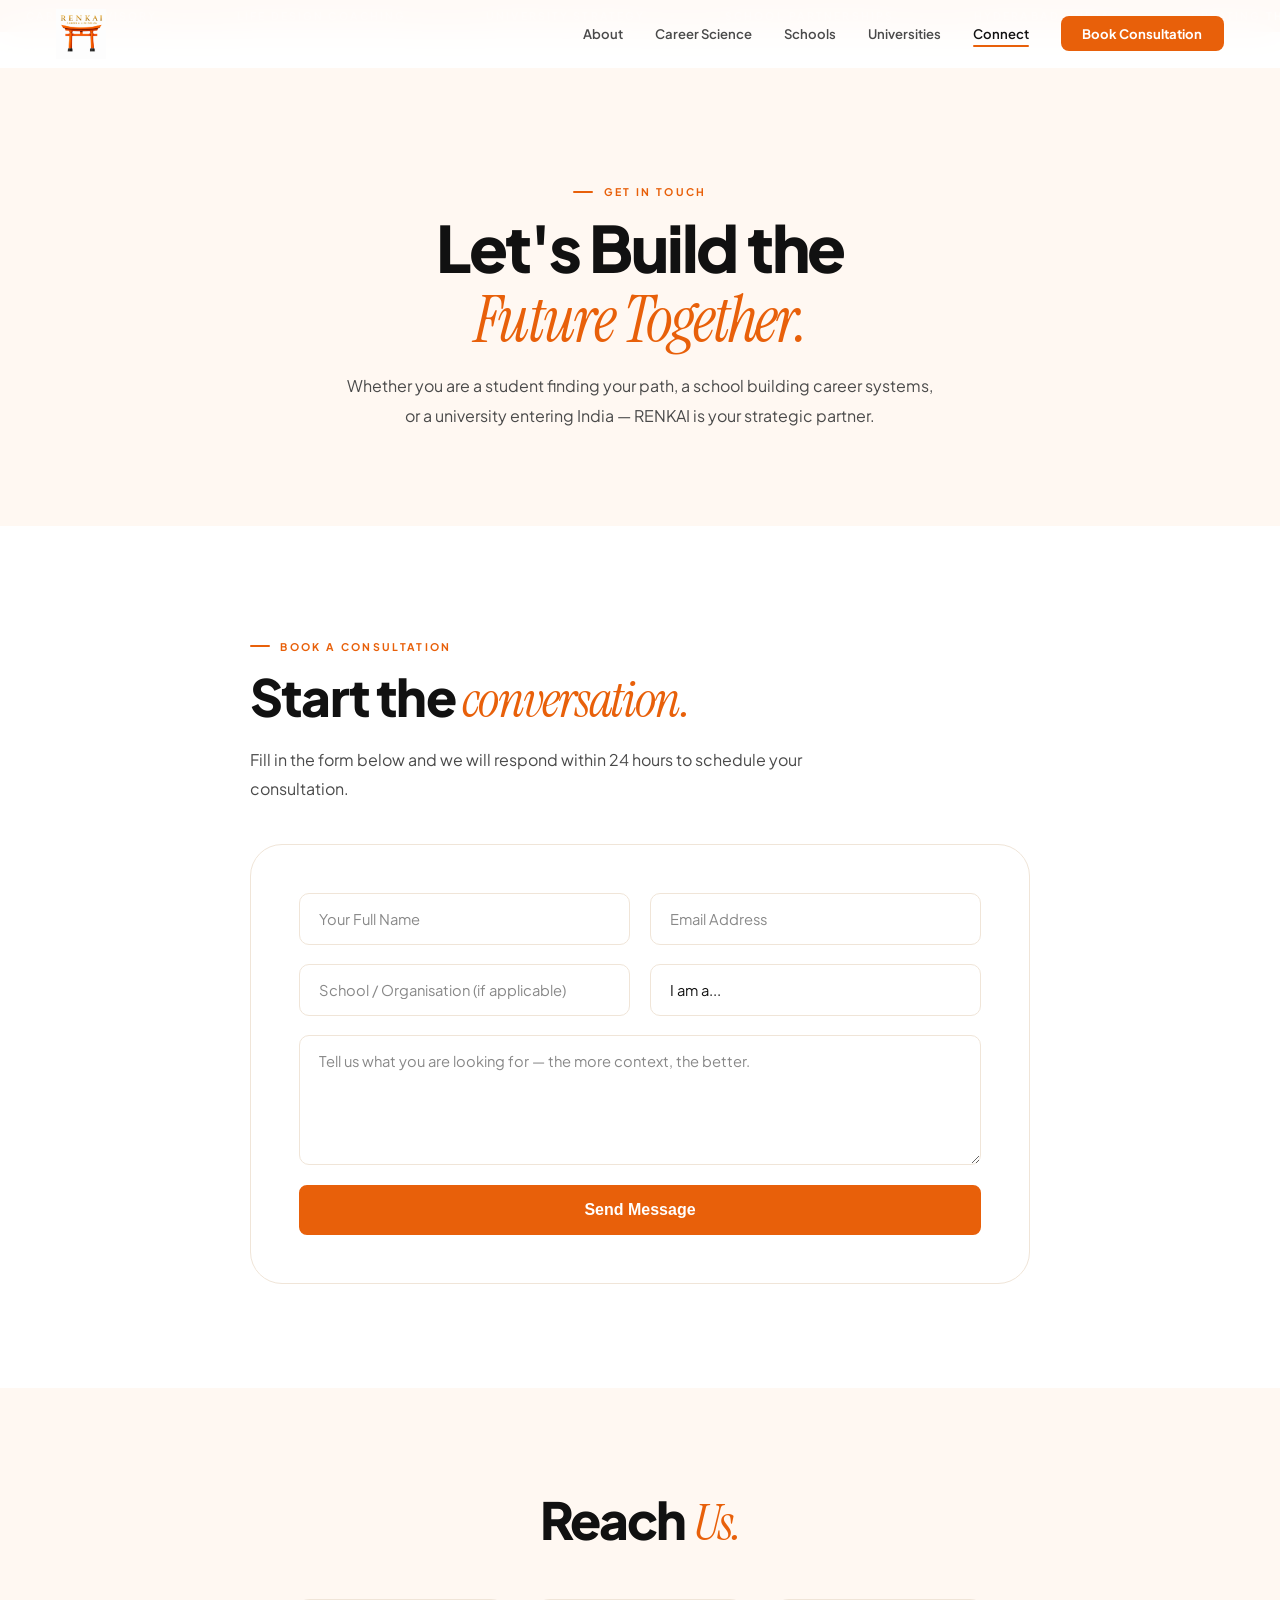
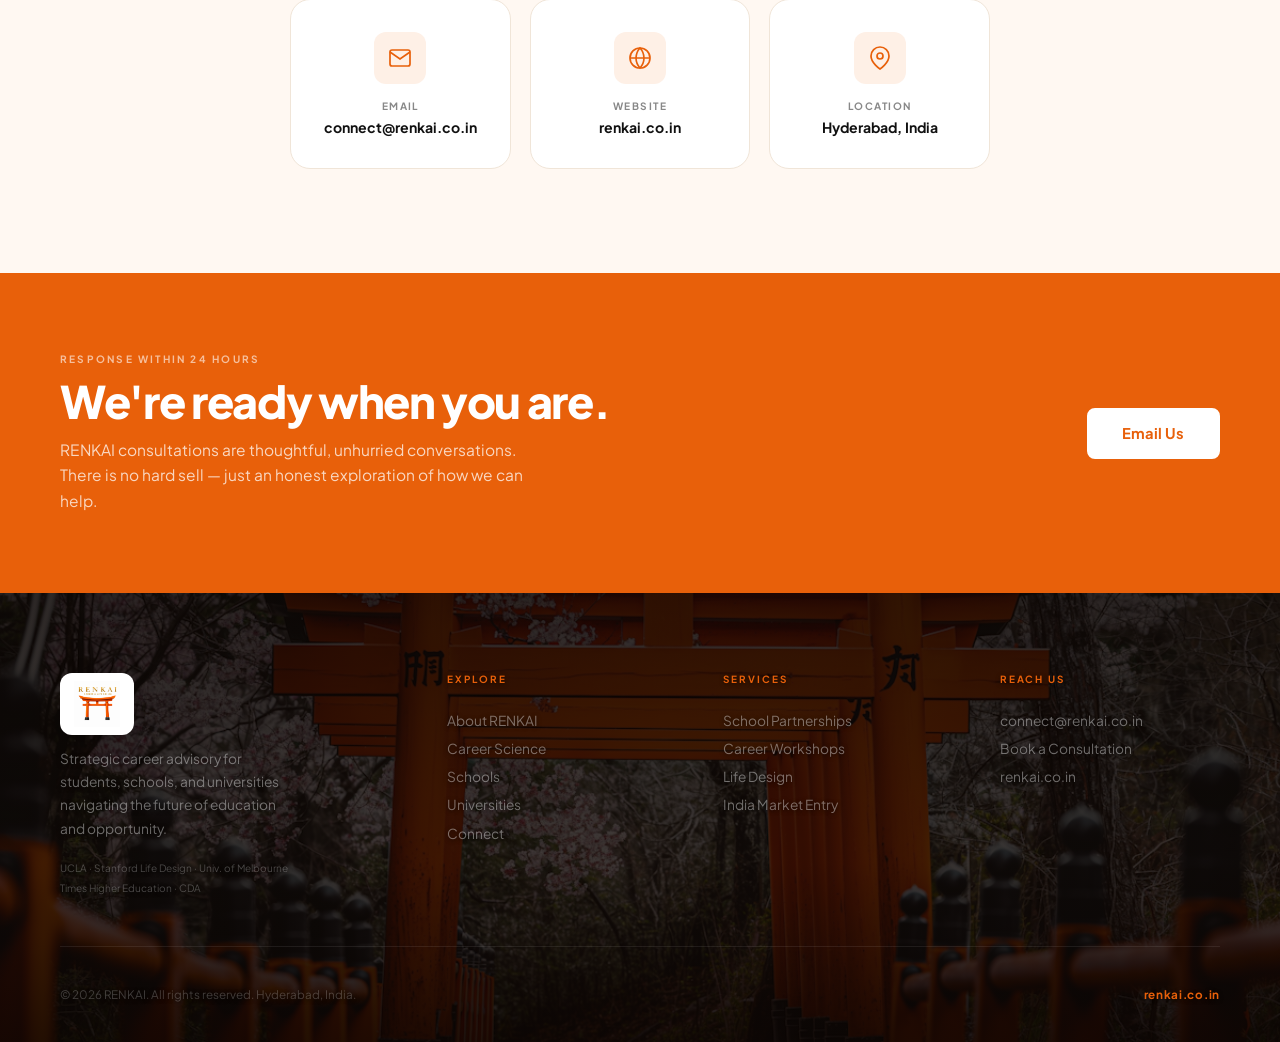
<file: connect.html>
<!DOCTYPE html>
<html lang="en">
<head>
<meta charset="UTF-8">
<meta name="viewport" content="width=device-width, initial-scale=1.0">
<title>Connect — RENKAI</title>
<meta name="description" content="RENKAI — Bridging Potential with Purpose. Strategic career advisory for students, schools, and universities.">
<link rel="preconnect" href="https://fonts.googleapis.com">
<link rel="preconnect" href="https://fonts.gstatic.com" crossorigin>
<link href="https://fonts.googleapis.com/css2?family=Plus+Jakarta+Sans:ital,wght@0,300;0,400;0,500;0,600;0,700;0,800;1,400&family=Instrument+Serif:ital@0;1&display=swap" rel="stylesheet">
<link rel="stylesheet" href="shared.css">
<style>.connect-hero{padding:9rem 3.5rem 6rem;text-align:center;background:var(--off);}.c-form{background:var(--white);border:1px solid var(--border);border-radius:var(--r2);padding:3rem;}.c-form-grid{display:grid;grid-template-columns:1fr 1fr;gap:1.2rem;}.c-input{width:100%;padding:1rem 1.2rem;border:1.5px solid var(--border);border-radius:10px;font-family:var(--font);font-size:.92rem;color:var(--text);background:var(--white);transition:border-color .2s;outline:none;}.c-input:focus{border-color:var(--orange);}.c-input::placeholder{color:var(--soft);}.c-select{appearance:none;cursor:pointer;}.c-textarea{grid-column:1/-1;resize:vertical;min-height:130px;}.c-submit{grid-column:1/-1;}.contact-3{display:grid;grid-template-columns:repeat(3,1fr);gap:1.2rem;margin-top:3rem;}.cc{background:var(--white);border:1px solid var(--border);border-radius:var(--r);padding:2rem;text-align:center;transition:border-color .25s,box-shadow .25s,transform .25s;}.cc:hover{border-color:var(--orange);box-shadow:var(--sh);transform:translateY(-3px);}.cc-ico{width:52px;height:52px;background:var(--tint);border-radius:12px;display:flex;align-items:center;justify-content:center;margin:0 auto 1rem;transition:background .25s;}.cc:hover .cc-ico{background:var(--tint2);}.cc-ico svg{width:24px;height:24px;stroke:var(--orange);fill:none;stroke-width:1.7;}.cc-lbl{font-size:.63rem;font-weight:700;letter-spacing:.14em;text-transform:uppercase;color:var(--soft);margin-bottom:.4rem;}.cc-val{font-size:.88rem;font-weight:700;color:var(--text);}@media(max-width:900px){.c-form-grid{grid-template-columns:1fr;}.c-textarea{grid-column:1;}.c-submit{grid-column:1;}.contact-3{grid-template-columns:1fr;}.connect-hero{padding:8rem 1.5rem 4.5rem;}}@media(max-width:600px){.connect-hero{padding:7.5rem 1rem 4rem;}}</style>
</head>
<body>
<div class="ticker" aria-hidden="true"><div class="ticker-track"><div class="ti">Career Advisory <span class="td"></span></div><div class="ti">Life Design Coaching <span class="td"></span></div><div class="ti">University Strategy <span class="td"></span></div><div class="ti">School Partnerships <span class="td"></span></div><div class="ti">Hyderabad, India <span class="td"></span></div><div class="ti">Creating Thought Leaders <span class="td"></span></div><div class="ti">Grades 8–12 <span class="td"></span></div><div class="ti">renkai.co.in <span class="td"></span></div><div class="ti">Career Advisory <span class="td"></span></div><div class="ti">Life Design Coaching <span class="td"></span></div><div class="ti">University Strategy <span class="td"></span></div><div class="ti">School Partnerships <span class="td"></span></div><div class="ti">Hyderabad, India <span class="td"></span></div><div class="ti">Creating Thought Leaders <span class="td"></span></div><div class="ti">Grades 8–12 <span class="td"></span></div><div class="ti">renkai.co.in <span class="td"></span></div></div></div>
<nav id="nav"><a class="nav-logo" href="index.html"><img class="nav-logo-img" src="assests/Renkai_HD_Logo.png" alt="RENKAI — Career &amp; Life Design"></a><div class="nav-links"><a href="about.html">About</a><a href="career-science.html">Career Science</a><a href="schools.html">Schools</a><a href="universities.html">Universities</a><a href="connect.html">Connect</a><a href="connect.html" class="nav-cta">Book Consultation</a></div><button class="hamburger" id="burger"><span></span><span></span><span></span></button></nav>
<div class="mob" id="mob"><button class="mob-x" id="mobX">&#x2715;</button><a href="about.html">About</a><a href="career-science.html">Career Science</a><a href="schools.html">Schools</a><a href="universities.html">Universities</a><a href="connect.html">Connect</a><a href="connect.html" class="btn btn-f">Book Consultation</a></div>

<div class="connect-hero">
  <div class="ey ey-c rv">Get in Touch</div>
  <h1 class="h2p rv d1" style="font-size:clamp(2.4rem,5vw,4.5rem);">Let's Build the<br><span class="ser">Future Together.</span></h1>
  <p class="lead rv d2" style="margin:.9rem auto 0;text-align:center;">Whether you are a student finding your path, a school building career systems, or a university entering India — RENKAI is your strategic partner.</p>
</div>

<section class="section">
  <div class="wrap" style="max-width:780px;">
    <div class="ey rv">Book a Consultation</div>
    <h2 class="h2p rv d1">Start the <span class="ser">conversation.</span></h2>
    <p class="lead rv d2" style="margin-bottom:2.5rem;">Fill in the form below and we will respond within 24 hours to schedule your consultation.</p>
    <div class="c-form rv d2">
      <form action="mailto:connect@renkai.co.in" method="POST" enctype="text/plain">
        <div class="c-form-grid">
          <input class="c-input" type="text" name="name" placeholder="Your Full Name" required>
          <input class="c-input" type="email" name="email" placeholder="Email Address" required>
          <input class="c-input" type="text" name="school" placeholder="School / Organisation (if applicable)">
          <select class="c-input c-select" name="type">
            <option value="" disabled selected>I am a...</option>
            <option>Student</option>
            <option>Parent</option>
            <option>School / Principal</option>
            <option>University Representative</option>
            <option>Other</option>
          </select>
          <textarea class="c-input c-textarea" name="message" placeholder="Tell us what you are looking for — the more context, the better."></textarea>
          <div class="c-submit">
            <button type="submit" class="btn btn-f" style="width:100%;justify-content:center;font-size:1rem;">Send Message</button>
          </div>
        </div>
      </form>
    </div>
  </div>
</section>

<section class="section bg-off">
  <div class="wrap" style="text-align:center;max-width:700px;">
    <h2 class="h2p rv d1" style="text-align:center;">Reach <span class="ser">Us.</span></h2>
    <div class="contact-3">
      <a href="mailto:connect@renkai.co.in" class="cc rv d1">
        <div class="cc-ico"><svg viewBox="0 0 24 24"><path d="M4 4h16c1.1 0 2 .9 2 2v12c0 1.1-.9 2-2 2H4c-1.1 0-2-.9-2-2V6c0-1.1.9-2 2-2z"/><polyline points="22,6 12,13 2,6"/></svg></div>
        <div class="cc-lbl">Email</div>
        <div class="cc-val">connect@renkai.co.in</div>
      </a>
      <a href="https://renkai.co.in" class="cc rv d2">
        <div class="cc-ico"><svg viewBox="0 0 24 24"><circle cx="12" cy="12" r="10"/><path d="M2 12h20M12 2a15.3 15.3 0 0 1 4 10 15.3 15.3 0 0 1-4 10 15.3 15.3 0 0 1-4-10 15.3 15.3 0 0 1 4-10z"/></svg></div>
        <div class="cc-lbl">Website</div>
        <div class="cc-val">renkai.co.in</div>
      </a>
      <a href="about.html" class="cc rv d3">
        <div class="cc-ico"><svg viewBox="0 0 24 24"><path d="M21 10c0 7-9 13-9 13s-9-6-9-13a9 9 0 0 1 18 0z"/><circle cx="12" cy="10" r="3"/></svg></div>
        <div class="cc-lbl">Location</div>
        <div class="cc-val">Hyderabad, India</div>
      </a>
    </div>
  </div>
</section>

<div class="cta-strip">
  <div class="cta-in">
    <div class="rv"><p class="cta-ey">Response Within 24 Hours</p><h2 class="cta-h">We're ready when you are.</h2><p class="cta-p">RENKAI consultations are thoughtful, unhurried conversations. There is no hard sell — just an honest exploration of how we can help.</p></div>
    <a href="mailto:connect@renkai.co.in" class="btn btn-w rv d3">Email Us</a>
  </div>
</div>
<footer><div class="foot-wrap"><div class="foot-top"><div><span class="flogo"><span class="flogo-badge"><img class="footer-logo-img" src="assests/Renkai_HD_Logo.png" alt="RENKAI — Career &amp; Life Design"></span></span><p class="ftag">Strategic career advisory for students, schools, and universities navigating the future of education and opportunity.</p><p class="fcerts">UCLA · Stanford Life Design · Univ. of Melbourne<br>Times Higher Education · CDA</p></div><div class="fcol"><div class="fch">Explore</div><a href="about.html">About RENKAI</a><a href="career-science.html">Career Science</a><a href="schools.html">Schools</a><a href="universities.html">Universities</a><a href="connect.html">Connect</a></div><div class="fcol"><div class="fch">Services</div><a href="schools.html">School Partnerships</a><a href="schools.html">Career Workshops</a><a href="career-science.html">Life Design</a><a href="universities.html">India Market Entry</a></div><div class="fcol"><div class="fch">Reach Us</div><a href="mailto:connect@renkai.co.in">connect@renkai.co.in</a><a href="connect.html">Book a Consultation</a><a href="https://renkai.co.in">renkai.co.in</a></div></div><div class="foot-bot"><span class="fcopy">© 2026 RENKAI. All rights reserved. Hyderabad, India.</span><span class="fdomain">renkai.co.in</span></div></div></footer>
<script src="shared.js"></script>
</body>
</html>
</file>
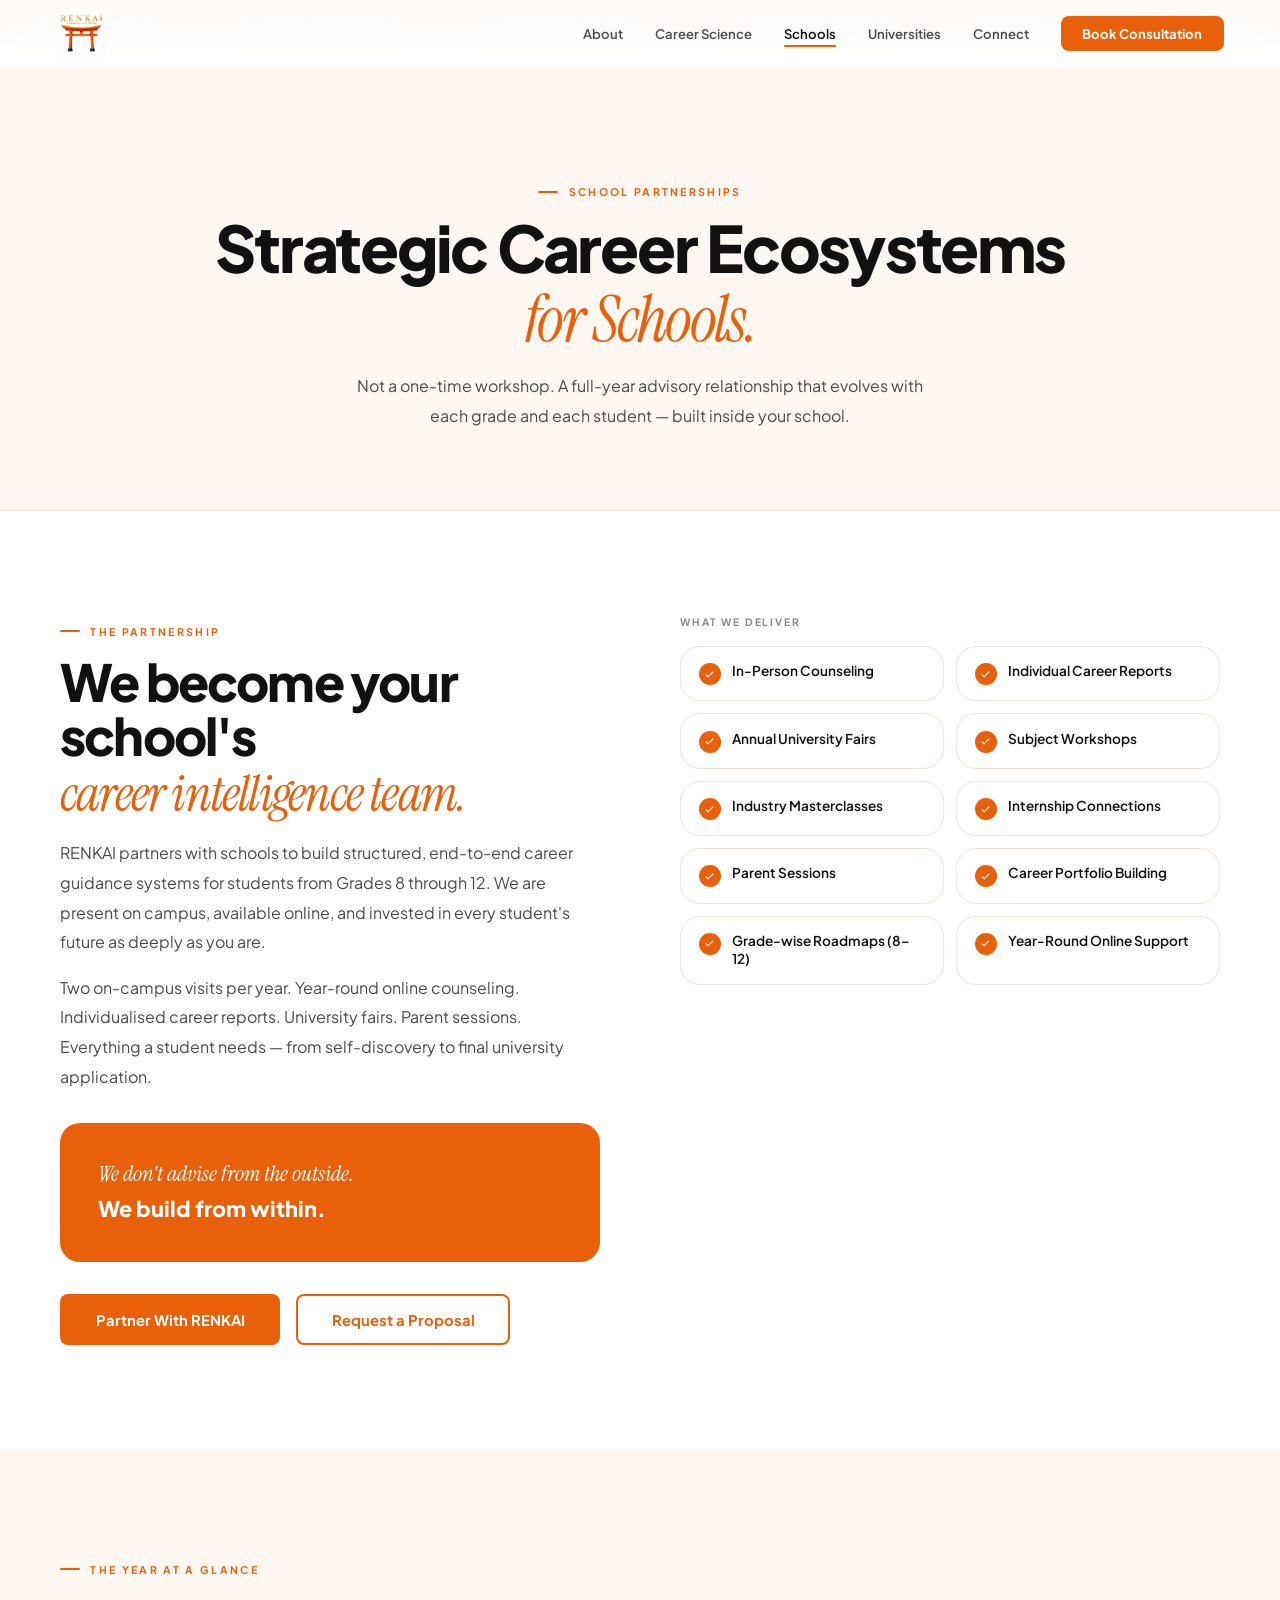
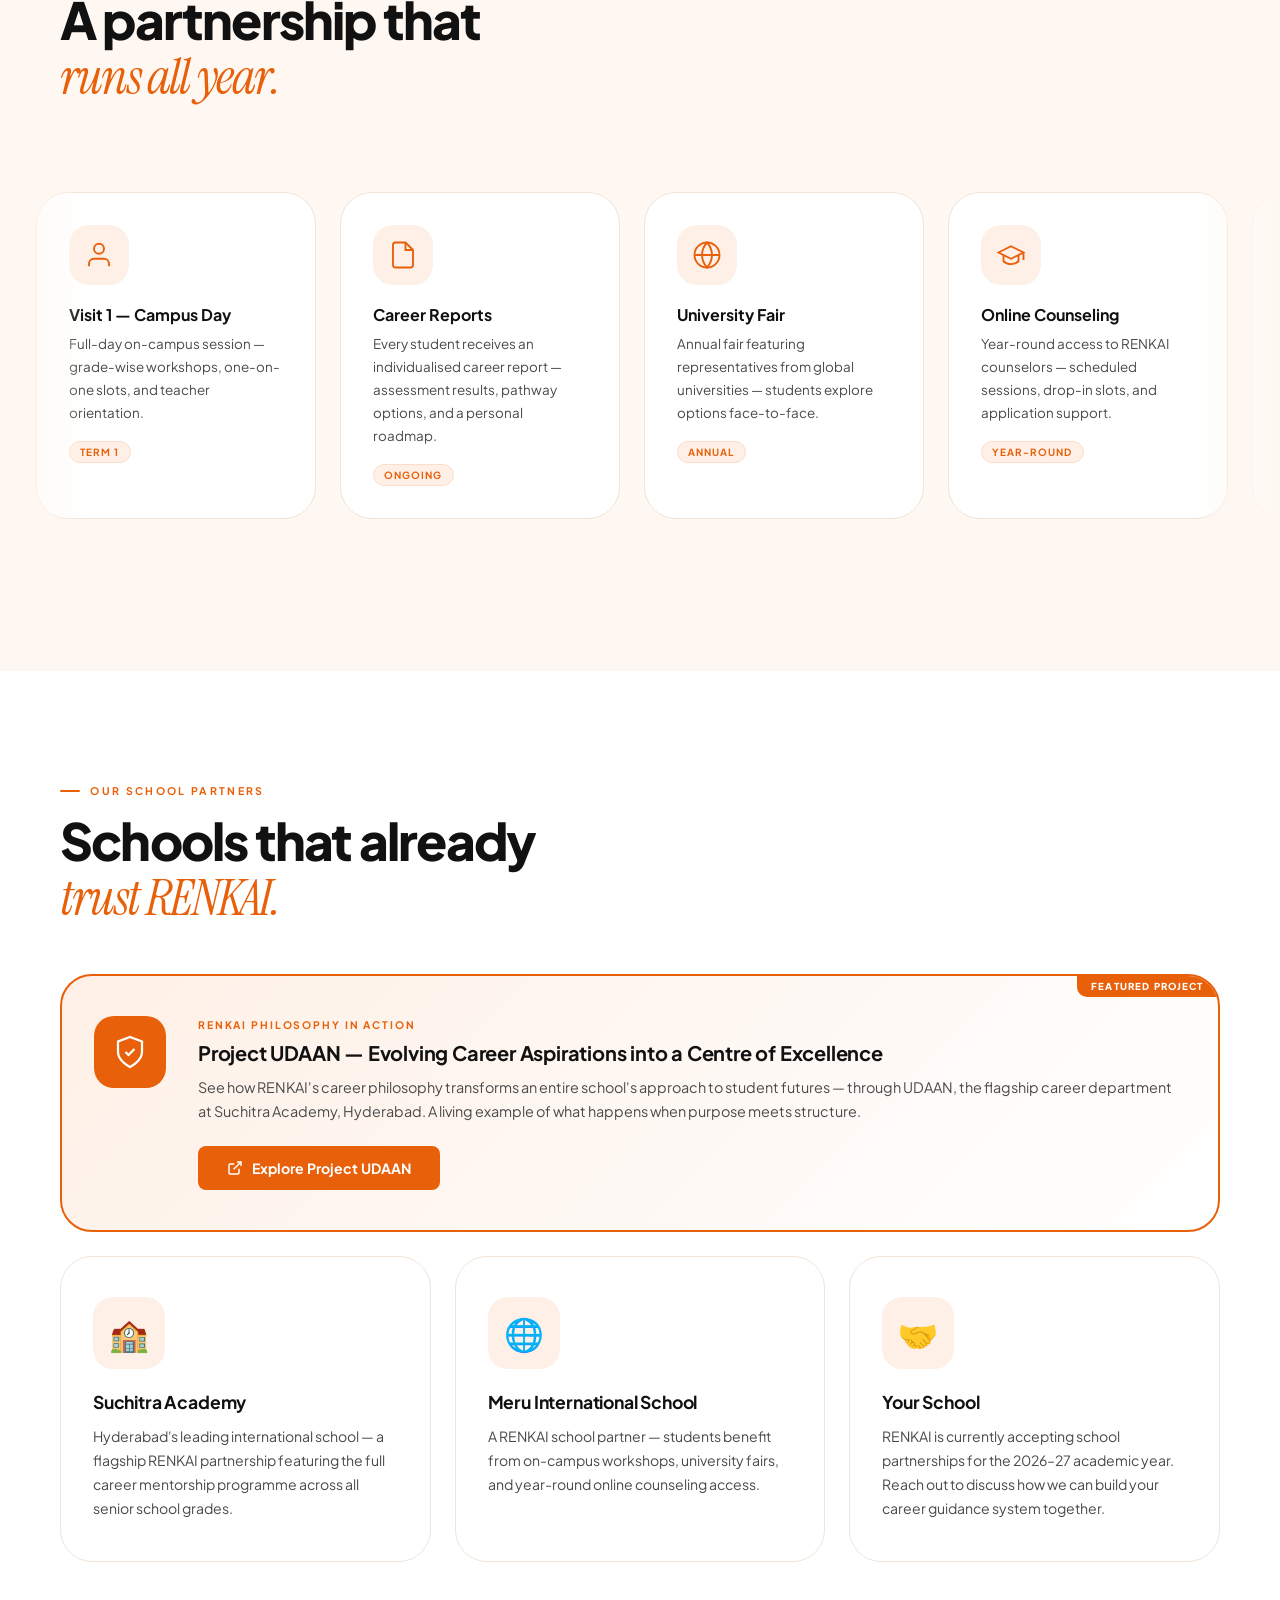
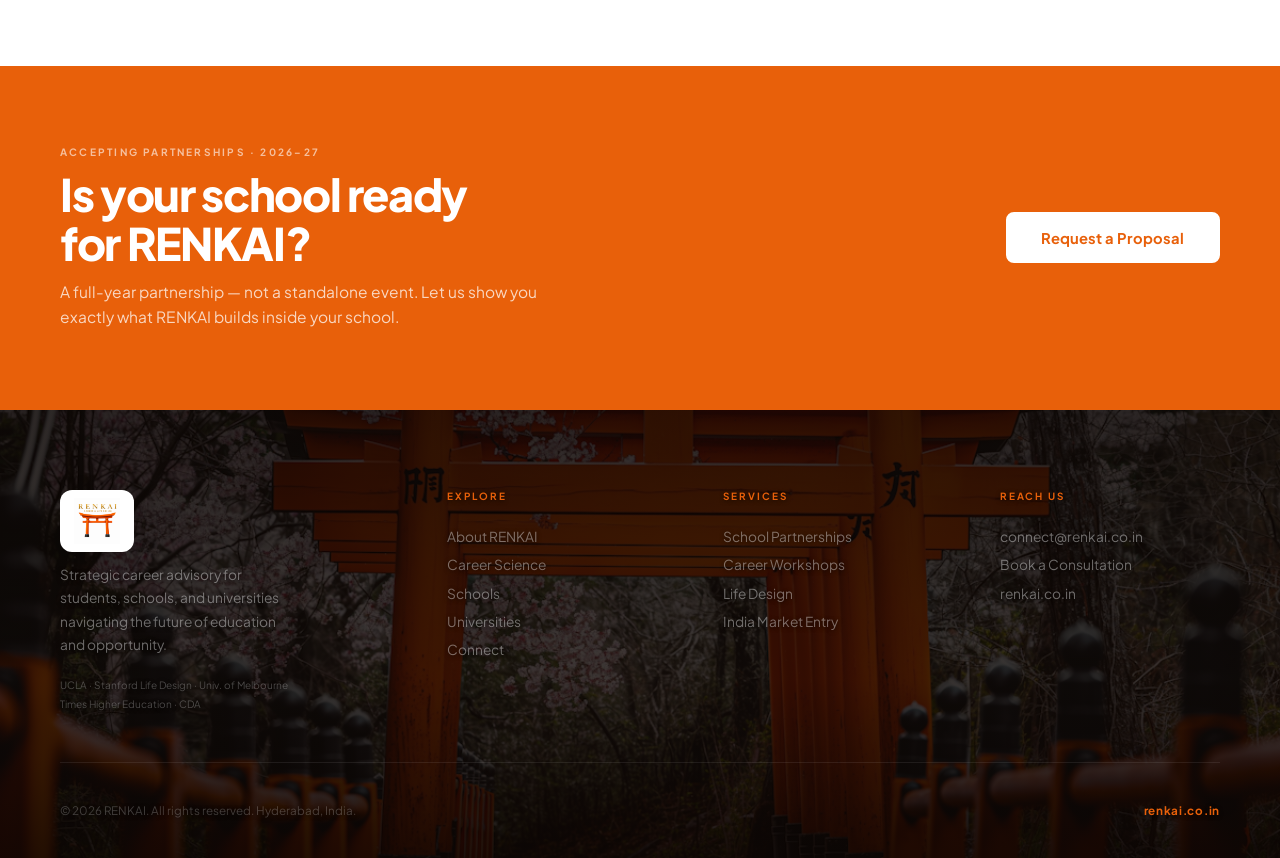
<file: schools.html>
<!DOCTYPE html>
<html lang="en">
<head>
<meta charset="UTF-8">
<meta name="viewport" content="width=device-width, initial-scale=1.0">
<title>Schools — RENKAI</title>
<meta name="description" content="RENKAI — Bridging Potential with Purpose. Strategic career advisory for students, schools, and universities.">
<link rel="preconnect" href="https://fonts.googleapis.com">
<link rel="preconnect" href="https://fonts.gstatic.com" crossorigin>
<link href="https://fonts.googleapis.com/css2?family=Plus+Jakarta+Sans:ital,wght@0,300;0,400;0,500;0,600;0,700;0,800;1,400&family=Instrument+Serif:ital@0;1&display=swap" rel="stylesheet">
<link rel="stylesheet" href="shared.css">
<style>.schools-2col{display:grid;grid-template-columns:1fr 1fr;gap:5rem;align-items:start;}@media(max-width:900px){.schools-2col{grid-template-columns:1fr;}}</style>
</head>
<body>
<div class="ticker" aria-hidden="true"><div class="ticker-track"><div class="ti">Career Advisory <span class="td"></span></div><div class="ti">Life Design Coaching <span class="td"></span></div><div class="ti">University Strategy <span class="td"></span></div><div class="ti">School Partnerships <span class="td"></span></div><div class="ti">Hyderabad, India <span class="td"></span></div><div class="ti">Creating Thought Leaders <span class="td"></span></div><div class="ti">Grades 8–12 <span class="td"></span></div><div class="ti">renkai.co.in <span class="td"></span></div><div class="ti">Career Advisory <span class="td"></span></div><div class="ti">Life Design Coaching <span class="td"></span></div><div class="ti">University Strategy <span class="td"></span></div><div class="ti">School Partnerships <span class="td"></span></div><div class="ti">Hyderabad, India <span class="td"></span></div><div class="ti">Creating Thought Leaders <span class="td"></span></div><div class="ti">Grades 8–12 <span class="td"></span></div><div class="ti">renkai.co.in <span class="td"></span></div></div></div>
<nav id="nav"><a class="nav-logo" href="index.html"><img class="nav-logo-img" src="assests/Renkai_HD_Logo.png" alt="RENKAI — Career &amp; Life Design"></a><div class="nav-links"><a href="about.html">About</a><a href="career-science.html">Career Science</a><a href="schools.html">Schools</a><a href="universities.html">Universities</a><a href="connect.html">Connect</a><a href="connect.html" class="nav-cta">Book Consultation</a></div><button class="hamburger" id="burger"><span></span><span></span><span></span></button></nav>
<div class="mob" id="mob"><button class="mob-x" id="mobX">&#x2715;</button><a href="about.html">About</a><a href="career-science.html">Career Science</a><a href="schools.html">Schools</a><a href="universities.html">Universities</a><a href="connect.html">Connect</a><a href="connect.html" class="btn btn-f">Book Consultation</a></div>

<div class="page-hero">
  <div class="ey ey-c rv">School Partnerships</div>
  <h1 class="h2p rv d1" style="font-size:clamp(2.4rem,5vw,4.5rem);">Strategic Career Ecosystems<br><span class="ser">for Schools.</span></h1>
  <p class="lead rv d2" style="margin:.9rem auto 0;text-align:center;">Not a one-time workshop. A full-year advisory relationship that evolves with each grade and each student — built inside your school.</p>
</div>

<section class="section">
  <div class="wrap">
    <div class="schools-2col">
      <div>
        <div class="ey rv">The Partnership</div>
        <h2 class="h2p rv d1">We become your school's<br><span class="ser">career intelligence team.</span></h2>
        <p class="lead rv d2" style="max-width:100%;">RENKAI partners with schools to build structured, end-to-end career guidance systems for students from Grades 8 through 12. We are present on campus, available online, and invested in every student's future as deeply as you are.</p>
        <p class="lead rv d3" style="max-width:100%;margin-top:1rem;">Two on-campus visits per year. Year-round online counseling. Individualised career reports. University fairs. Parent sessions. Everything a student needs — from self-discovery to final university application.</p>
        <div class="stmt-box rv d4" style="margin-top:2rem;">We don't advise from the outside.<br><em>We build from within.</em></div>
        <div style="display:flex;gap:1rem;flex-wrap:wrap;margin-top:2rem;" class="rv d5">
          <a href="connect.html" class="btn btn-f">Partner With RENKAI</a>
          <a href="connect.html" class="btn btn-o">Request a Proposal</a>
        </div>
      </div>
      <div class="rv d2">
        <p class="svc-heading" style="font-size:.64rem;font-weight:700;letter-spacing:.18em;text-transform:uppercase;color:var(--soft);margin-bottom:1.1rem;">What We Deliver</p>
        <div class="check-grid">
          <div class="check-item"><div class="chk"><svg viewBox="0 0 24 24"><polyline points="20 6 9 17 4 12"/></svg></div>In-Person Counseling</div>
          <div class="check-item"><div class="chk"><svg viewBox="0 0 24 24"><polyline points="20 6 9 17 4 12"/></svg></div>Individual Career Reports</div>
          <div class="check-item"><div class="chk"><svg viewBox="0 0 24 24"><polyline points="20 6 9 17 4 12"/></svg></div>Annual University Fairs</div>
          <div class="check-item"><div class="chk"><svg viewBox="0 0 24 24"><polyline points="20 6 9 17 4 12"/></svg></div>Subject Workshops</div>
          <div class="check-item"><div class="chk"><svg viewBox="0 0 24 24"><polyline points="20 6 9 17 4 12"/></svg></div>Industry Masterclasses</div>
          <div class="check-item"><div class="chk"><svg viewBox="0 0 24 24"><polyline points="20 6 9 17 4 12"/></svg></div>Internship Connections</div>
          <div class="check-item"><div class="chk"><svg viewBox="0 0 24 24"><polyline points="20 6 9 17 4 12"/></svg></div>Parent Sessions</div>
          <div class="check-item"><div class="chk"><svg viewBox="0 0 24 24"><polyline points="20 6 9 17 4 12"/></svg></div>Career Portfolio Building</div>
          <div class="check-item"><div class="chk"><svg viewBox="0 0 24 24"><polyline points="20 6 9 17 4 12"/></svg></div>Grade-wise Roadmaps (8–12)</div>
          <div class="check-item"><div class="chk"><svg viewBox="0 0 24 24"><polyline points="20 6 9 17 4 12"/></svg></div>Year-Round Online Support</div>
        </div>
      </div>
    </div>
  </div>
</section>

<section class="section bg-off">
  <div class="wrap">
    <div class="ey rv">The Year at a Glance</div>
    <h2 class="h2p rv d1">A partnership that<br><span class="ser">runs all year.</span></h2>
    <div class="hscroll-outer bg-off-fade" style="margin:2.5rem -3.5rem 0;">
      <div class="hscroll-track">
        <div class="fc"><div class="fc-ico"><svg viewBox="0 0 24 24"><path d="M20 21v-2a4 4 0 0 0-4-4H8a4 4 0 0 0-4 4v2"/><circle cx="12" cy="7" r="4"/></svg></div><h3>Visit 1 — Campus Day</h3><p>Full-day on-campus session — grade-wise workshops, one-on-one slots, and teacher orientation.</p><span class="fc-tag">Term 1</span></div>
        <div class="fc"><div class="fc-ico"><svg viewBox="0 0 24 24"><path d="M14 2H6a2 2 0 0 0-2 2v16a2 2 0 0 0 2 2h12a2 2 0 0 0 2-2V8z"/><polyline points="14 2 14 8 20 8"/></svg></div><h3>Career Reports</h3><p>Every student receives an individualised career report — assessment results, pathway options, and a personal roadmap.</p><span class="fc-tag">Ongoing</span></div>
        <div class="fc"><div class="fc-ico"><svg viewBox="0 0 24 24"><circle cx="12" cy="12" r="10"/><path d="M2 12h20M12 2a15.3 15.3 0 0 1 4 10 15.3 15.3 0 0 1-4 10 15.3 15.3 0 0 1-4-10 15.3 15.3 0 0 1 4-10z"/></svg></div><h3>University Fair</h3><p>Annual fair featuring representatives from global universities — students explore options face-to-face.</p><span class="fc-tag">Annual</span></div>
        <div class="fc"><div class="fc-ico"><svg viewBox="0 0 24 24"><path d="M22 10v6M2 10l10-5 10 5-10 5z"/><path d="M6 12v5c3 3 9 3 12 0v-5"/></svg></div><h3>Online Counseling</h3><p>Year-round access to RENKAI counselors — scheduled sessions, drop-in slots, and application support.</p><span class="fc-tag">Year-round</span></div>
        <div class="fc"><div class="fc-ico"><svg viewBox="0 0 24 24"><path d="M17 21v-2a4 4 0 0 0-4-4H5a4 4 0 0 0-4 4v2"/><circle cx="9" cy="7" r="4"/><path d="M23 21v-2a4 4 0 0 0-3-3.87M16 3.13a4 4 0 0 1 0 7.75"/></svg></div><h3>Parent Sessions</h3><p>Dedicated sessions for parents — aligning family expectations with each student's genuine strengths and interests.</p><span class="fc-tag">Each term</span></div>
        <div class="fc"><div class="fc-ico"><svg viewBox="0 0 24 24"><rect x="2" y="7" width="20" height="14" rx="2"/><path d="M16 21V5a2 2 0 0 0-2-2h-4a2 2 0 0 0-2 2v16"/></svg></div><h3>Visit 2 — Application Sprint</h3><p>Second campus day focused on Grade 12 — application strategy, SOP workshops, and final university shortlisting.</p><span class="fc-tag">Term 3</span></div>
        <!-- loop -->
        <div class="fc"><div class="fc-ico"><svg viewBox="0 0 24 24"><path d="M20 21v-2a4 4 0 0 0-4-4H8a4 4 0 0 0-4 4v2"/><circle cx="12" cy="7" r="4"/></svg></div><h3>Visit 1 — Campus Day</h3><p>Full-day on-campus session — grade-wise workshops, one-on-one slots, and teacher orientation.</p><span class="fc-tag">Term 1</span></div>
        <div class="fc"><div class="fc-ico"><svg viewBox="0 0 24 24"><path d="M14 2H6a2 2 0 0 0-2 2v16a2 2 0 0 0 2 2h12a2 2 0 0 0 2-2V8z"/><polyline points="14 2 14 8 20 8"/></svg></div><h3>Career Reports</h3><p>Every student receives an individualised career report — assessment results, pathway options, and a personal roadmap.</p><span class="fc-tag">Ongoing</span></div>
        <div class="fc"><div class="fc-ico"><svg viewBox="0 0 24 24"><circle cx="12" cy="12" r="10"/><path d="M2 12h20M12 2a15.3 15.3 0 0 1 4 10 15.3 15.3 0 0 1-4 10 15.3 15.3 0 0 1-4-10 15.3 15.3 0 0 1 4-10z"/></svg></div><h3>University Fair</h3><p>Annual fair featuring representatives from global universities — students explore options face-to-face.</p><span class="fc-tag">Annual</span></div>
      </div>
    </div>
  </div>
</section>

<section class="section">
  <div class="wrap">
    <div class="ey rv">Our School Partners</div>
    <h2 class="h2p rv d1">Schools that already<br><span class="ser">trust RENKAI.</span></h2>
    <div class="icon-grid" style="margin-top:3rem;">
      <!-- UDAAN PROJECT CARD -->
      <div class="icon-card rv d1" style="grid-column:1/-1;background:linear-gradient(135deg,var(--tint) 0%,var(--white) 100%);border:2px solid var(--orange);position:relative;overflow:hidden;">
        <div style="position:absolute;top:0;right:0;background:var(--orange);color:#fff;font-size:.6rem;font-weight:800;letter-spacing:.12em;text-transform:uppercase;padding:.3rem .9rem;border-radius:0 0 0 10px;">Featured Project</div>
        <div style="display:flex;align-items:flex-start;gap:2rem;flex-wrap:wrap;">
          <div class="big-ico" style="flex-shrink:0;background:var(--orange);border-radius:var(--r);">
            <svg viewBox="0 0 24 24" style="width:36px;height:36px;stroke:#fff;fill:none;stroke-width:1.5;"><path d="M12 22s8-4 8-10V5l-8-3-8 3v7c0 6 8 10 8 10z"/><path d="M9 12l2 2 4-4"/></svg>
          </div>
          <div style="flex:1;min-width:240px;">
            <p style="font-size:.65rem;font-weight:700;letter-spacing:.18em;text-transform:uppercase;color:var(--orange);margin-bottom:.4rem;">RENKAI Philosophy in Action</p>
            <h3 style="font-size:1.25rem;margin-bottom:.6rem;">Project UDAAN — Evolving Career Aspirations into a Centre of Excellence</h3>
            <p style="font-size:.9rem;color:var(--mid);line-height:1.72;margin-bottom:1.4rem;">See how RENKAI's career philosophy transforms an entire school's approach to student futures — through UDAAN, the flagship career department at Suchitra Academy, Hyderabad. A living example of what happens when purpose meets structure.</p>
            <a href="https://visual-landing-pro.preview.emergentagent.com/?utm_source=share" target="_blank" rel="noopener" style="display:inline-flex;align-items:center;gap:.6rem;background:var(--orange);color:#fff;padding:.8rem 1.8rem;border-radius:8px;font-size:.88rem;font-weight:700;text-decoration:none;transition:background .2s,transform .2s;" onmouseover="this.style.background='#F5873A';this.style.transform='translateY(-2px)'" onmouseout="this.style.background='#E8600A';this.style.transform='translateY(0)'">
              <svg width="16" height="16" viewBox="0 0 24 24" fill="none" stroke="currentColor" stroke-width="2.2"><path d="M18 13v6a2 2 0 0 1-2 2H5a2 2 0 0 1-2-2V8a2 2 0 0 1 2-2h6"/><polyline points="15 3 21 3 21 9"/><line x1="10" y1="14" x2="21" y2="3"/></svg>
              Explore Project UDAAN
            </a>
          </div>
        </div>
      </div>
      <div class="icon-card rv d2"><div class="big-ico"><span class="emoji">🏫</span></div><h3>Suchitra Academy</h3><p>Hyderabad's leading international school — a flagship RENKAI partnership featuring the full career mentorship programme across all senior school grades.</p></div>
      <div class="icon-card rv d3"><div class="big-ico"><span class="emoji">🌐</span></div><h3>Meru International School</h3><p>A RENKAI school partner — students benefit from on-campus workshops, university fairs, and year-round online counseling access.</p></div>
      <div class="icon-card rv d1"><div class="big-ico"><span class="emoji">🤝</span></div><h3>Your School</h3><p>RENKAI is currently accepting school partnerships for the 2026–27 academic year. Reach out to discuss how we can build your career guidance system together.</p></div>
    </div>
  </div>
</section>

<div class="cta-strip">
  <div class="cta-in">
    <div class="rv"><p class="cta-ey">Accepting Partnerships · 2026–27</p><h2 class="cta-h">Is your school ready<br>for RENKAI?</h2><p class="cta-p">A full-year partnership — not a standalone event. Let us show you exactly what RENKAI builds inside your school.</p></div>
    <a href="connect.html" class="btn btn-w rv d3">Request a Proposal</a>
  </div>
</div>
<footer><div class="foot-wrap"><div class="foot-top"><div><span class="flogo"><span class="flogo-badge"><img class="footer-logo-img" src="assests/Renkai_HD_Logo.png" alt="RENKAI — Career &amp; Life Design"></span></span><p class="ftag">Strategic career advisory for students, schools, and universities navigating the future of education and opportunity.</p><p class="fcerts">UCLA · Stanford Life Design · Univ. of Melbourne<br>Times Higher Education · CDA</p></div><div class="fcol"><div class="fch">Explore</div><a href="about.html">About RENKAI</a><a href="career-science.html">Career Science</a><a href="schools.html">Schools</a><a href="universities.html">Universities</a><a href="connect.html">Connect</a></div><div class="fcol"><div class="fch">Services</div><a href="schools.html">School Partnerships</a><a href="schools.html">Career Workshops</a><a href="career-science.html">Life Design</a><a href="universities.html">India Market Entry</a></div><div class="fcol"><div class="fch">Reach Us</div><a href="mailto:connect@renkai.co.in">connect@renkai.co.in</a><a href="connect.html">Book a Consultation</a><a href="https://renkai.co.in">renkai.co.in</a></div></div><div class="foot-bot"><span class="fcopy">© 2026 RENKAI. All rights reserved. Hyderabad, India.</span><span class="fdomain">renkai.co.in</span></div></div></footer>
<script src="shared.js"></script>
</body>
</html>
</file>
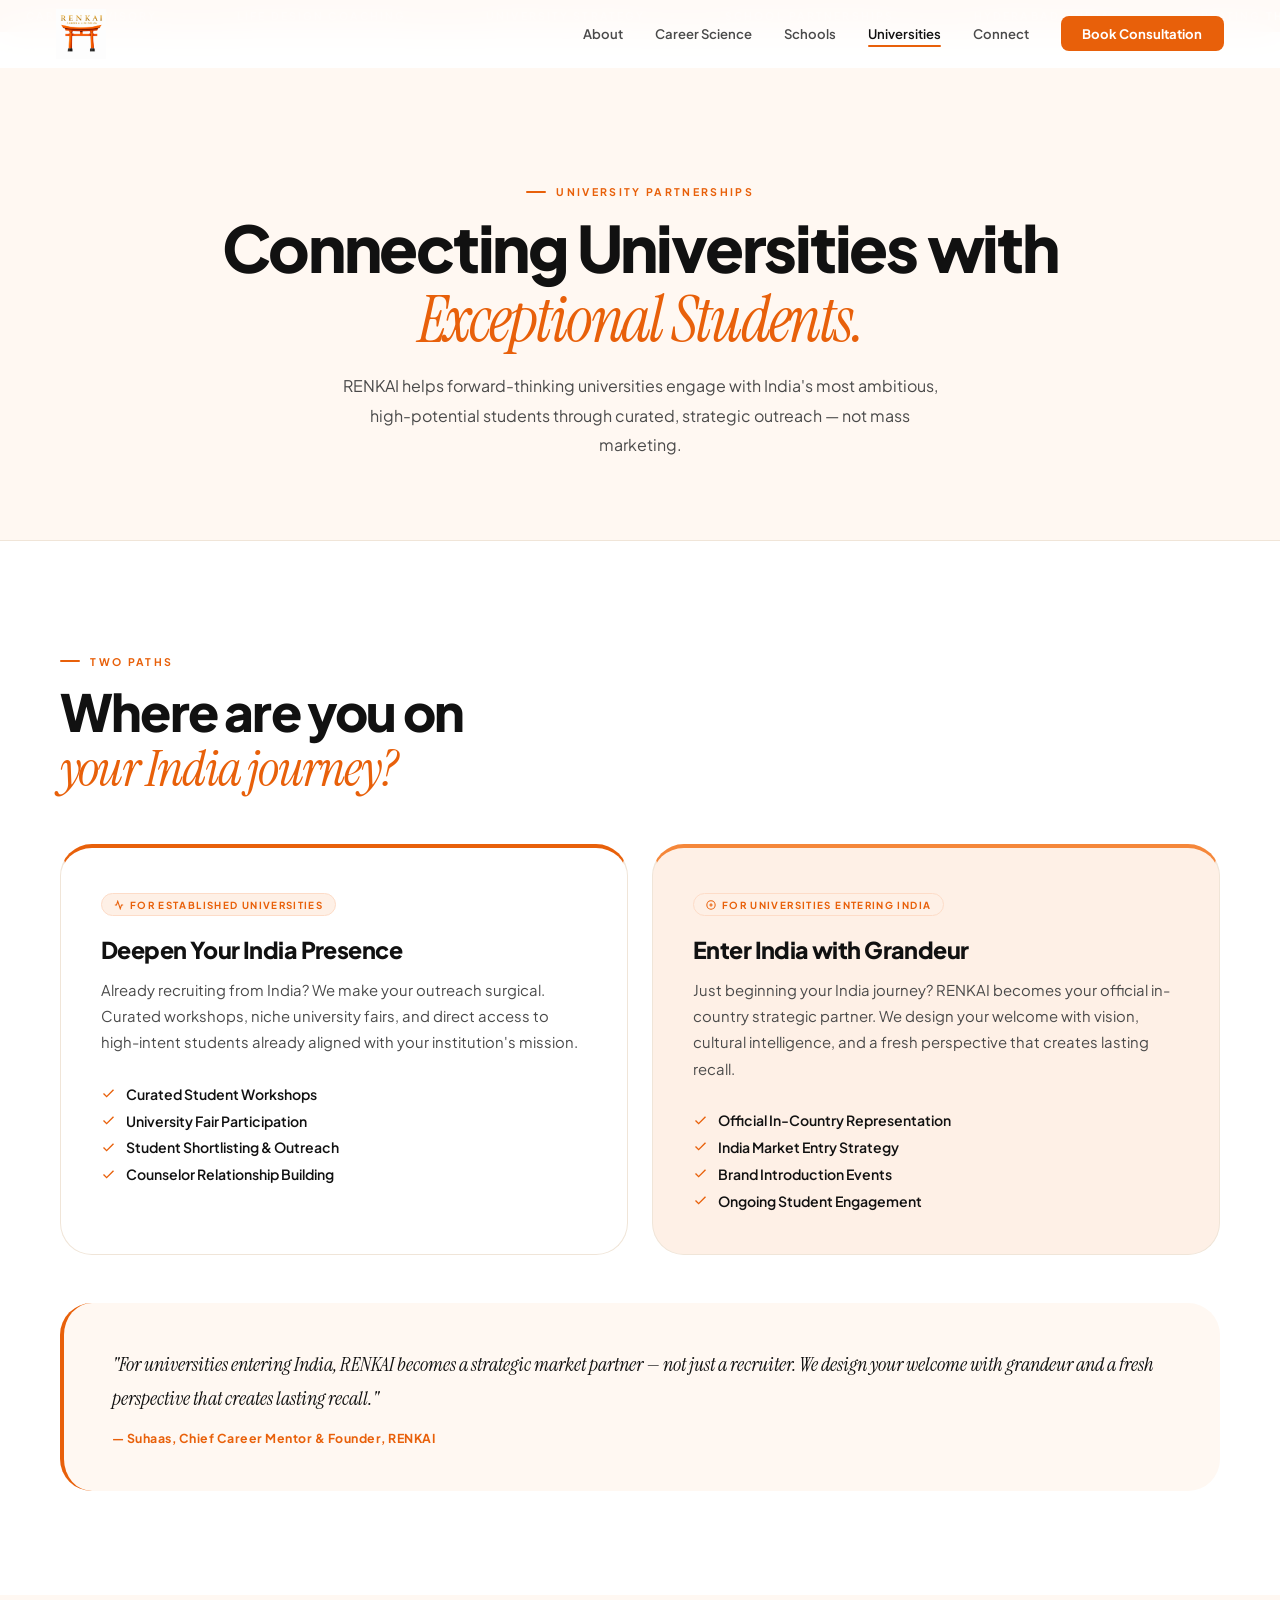
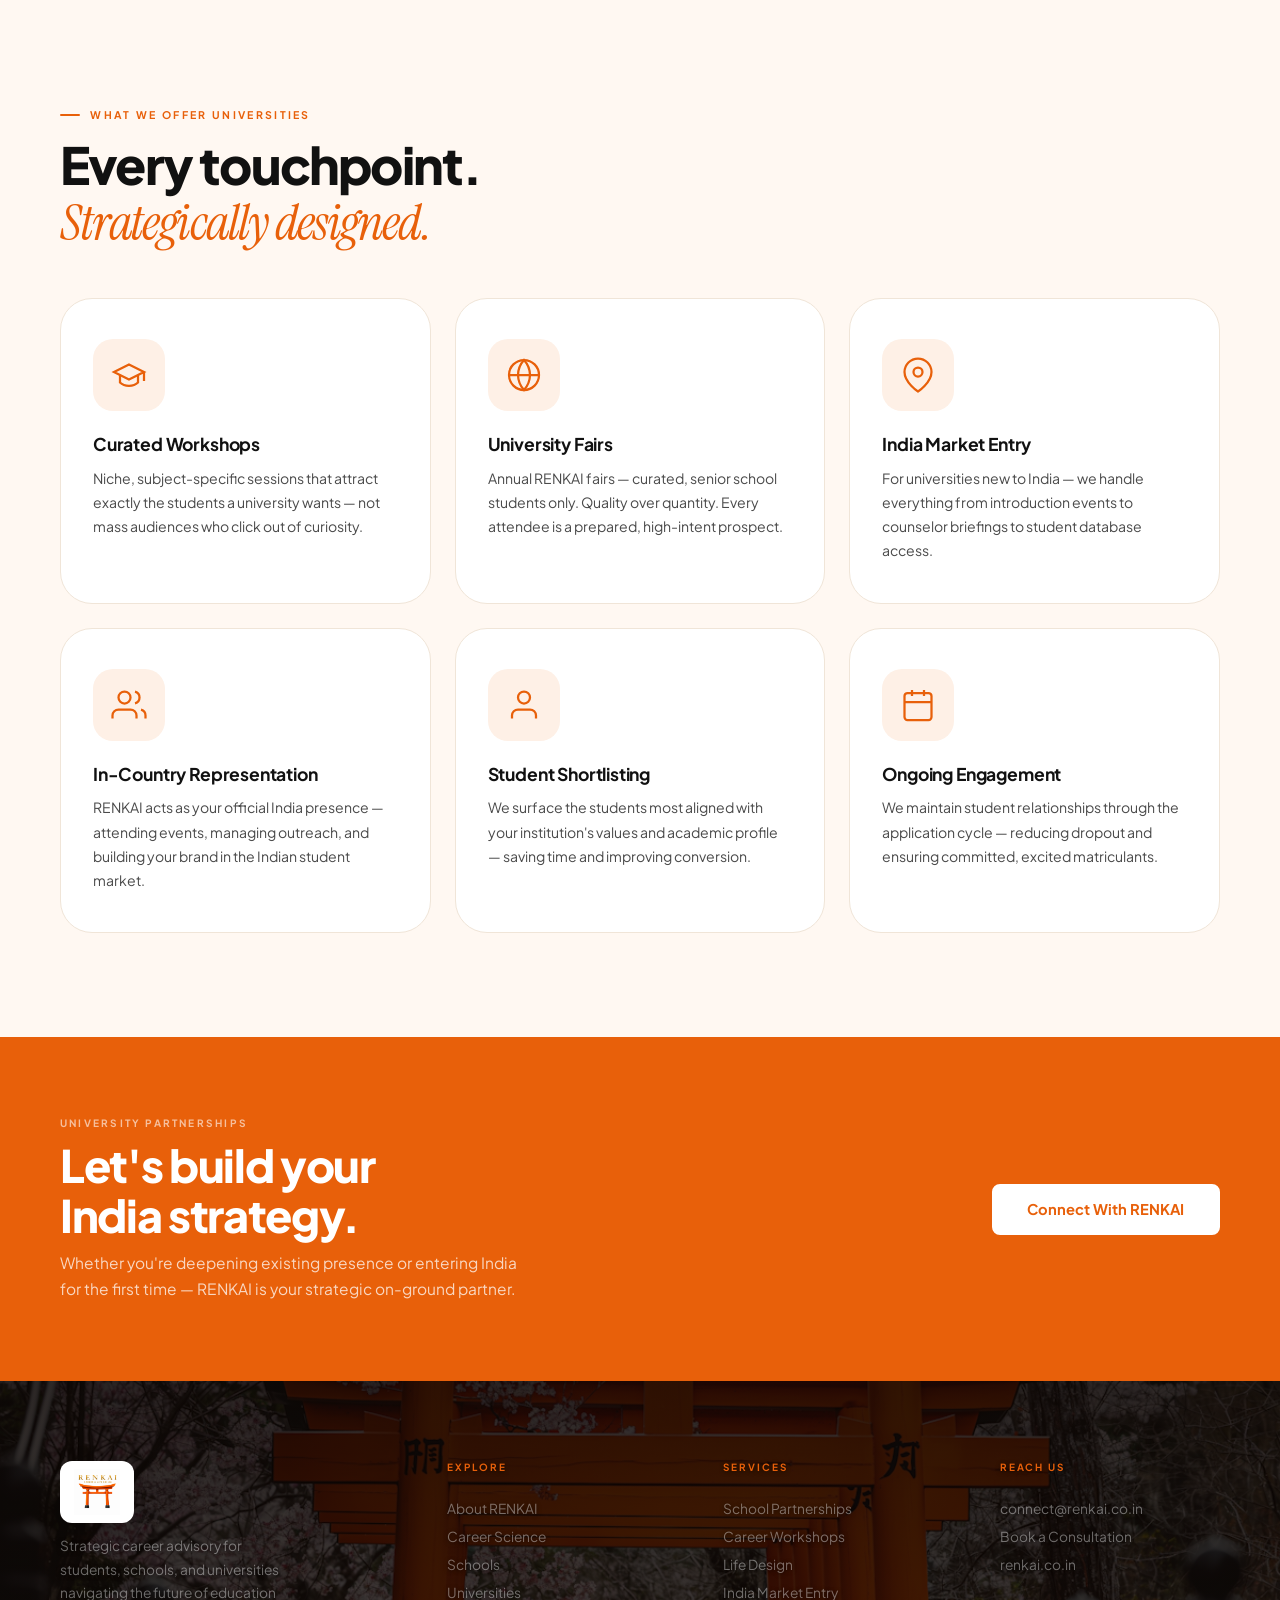
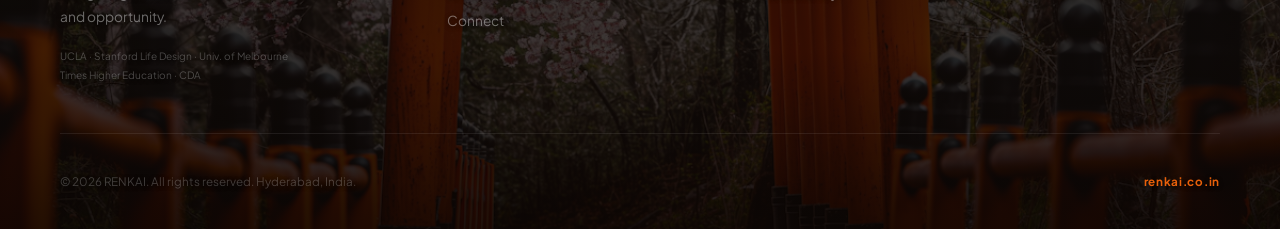
<file: universities.html>
<!DOCTYPE html>
<html lang="en">
<head>
<meta charset="UTF-8">
<meta name="viewport" content="width=device-width, initial-scale=1.0">
<title>Universities — RENKAI</title>
<meta name="description" content="RENKAI — Bridging Potential with Purpose. Strategic career advisory for students, schools, and universities.">
<link rel="preconnect" href="https://fonts.googleapis.com">
<link rel="preconnect" href="https://fonts.gstatic.com" crossorigin>
<link href="https://fonts.googleapis.com/css2?family=Plus+Jakarta+Sans:ital,wght@0,300;0,400;0,500;0,600;0,700;0,800;1,400&family=Instrument+Serif:ital@0;1&display=swap" rel="stylesheet">
<link rel="stylesheet" href="shared.css">
<style>.uni-2cards{display:grid;grid-template-columns:1fr 1fr;gap:1.5rem;margin-top:3rem;}.uni-card{border-radius:var(--r2);padding:2.8rem 2.5rem;border:1px solid var(--border);transition:box-shadow .3s,transform .3s;}.uni-card-a{background:var(--white);border-top:4px solid var(--orange);}.uni-card-b{background:var(--tint);border-top:4px solid var(--o2);}.uni-card:hover{box-shadow:var(--sh2);transform:translateY(-4px);}.uni-badge{display:inline-flex;align-items:center;gap:.4rem;font-size:.61rem;font-weight:700;letter-spacing:.14em;text-transform:uppercase;color:var(--orange);background:var(--tint);border:1px solid var(--o3);padding:.28rem .72rem;border-radius:100px;margin-bottom:1.2rem;}.uni-card h3{font-size:1.45rem;font-weight:800;letter-spacing:-.025em;color:var(--text);margin-bottom:.85rem;line-height:1.18;}.uni-card>p{font-size:.93rem;color:var(--mid);line-height:1.78;margin-bottom:1.8rem;}.uni-svcs{display:flex;flex-direction:column;gap:.55rem;}.uni-svc{display:flex;align-items:center;gap:.65rem;font-size:.88rem;font-weight:600;color:var(--text);}.uni-svc svg{width:15px;height:15px;stroke:var(--orange);fill:none;stroke-width:2.2;flex-shrink:0;}@media(max-width:900px){.uni-2cards{grid-template-columns:1fr;}}</style>
</head>
<body>
<div class="ticker" aria-hidden="true"><div class="ticker-track"><div class="ti">Career Advisory <span class="td"></span></div><div class="ti">Life Design Coaching <span class="td"></span></div><div class="ti">University Strategy <span class="td"></span></div><div class="ti">School Partnerships <span class="td"></span></div><div class="ti">Hyderabad, India <span class="td"></span></div><div class="ti">Creating Thought Leaders <span class="td"></span></div><div class="ti">Grades 8–12 <span class="td"></span></div><div class="ti">renkai.co.in <span class="td"></span></div><div class="ti">Career Advisory <span class="td"></span></div><div class="ti">Life Design Coaching <span class="td"></span></div><div class="ti">University Strategy <span class="td"></span></div><div class="ti">School Partnerships <span class="td"></span></div><div class="ti">Hyderabad, India <span class="td"></span></div><div class="ti">Creating Thought Leaders <span class="td"></span></div><div class="ti">Grades 8–12 <span class="td"></span></div><div class="ti">renkai.co.in <span class="td"></span></div></div></div>
<nav id="nav"><a class="nav-logo" href="index.html"><img class="nav-logo-img" src="assests/Renkai_HD_Logo.png" alt="RENKAI — Career &amp; Life Design"></a><div class="nav-links"><a href="about.html">About</a><a href="career-science.html">Career Science</a><a href="schools.html">Schools</a><a href="universities.html">Universities</a><a href="connect.html">Connect</a><a href="connect.html" class="nav-cta">Book Consultation</a></div><button class="hamburger" id="burger"><span></span><span></span><span></span></button></nav>
<div class="mob" id="mob"><button class="mob-x" id="mobX">&#x2715;</button><a href="about.html">About</a><a href="career-science.html">Career Science</a><a href="schools.html">Schools</a><a href="universities.html">Universities</a><a href="connect.html">Connect</a><a href="connect.html" class="btn btn-f">Book Consultation</a></div>

<div class="page-hero">
  <div class="ey ey-c rv">University Partnerships</div>
  <h1 class="h2p rv d1" style="font-size:clamp(2.4rem,5vw,4.5rem);">Connecting Universities with<br><span class="ser">Exceptional Students.</span></h1>
  <p class="lead rv d2" style="margin:.9rem auto 0;text-align:center;">RENKAI helps forward-thinking universities engage with India's most ambitious, high-potential students through curated, strategic outreach — not mass marketing.</p>
</div>

<section class="section">
  <div class="wrap">
    <div class="ey rv">Two Paths</div>
    <h2 class="h2p rv d1">Where are you on<br><span class="ser">your India journey?</span></h2>
    <div class="uni-2cards">
      <div class="uni-card uni-card-a rv d1">
        <div class="uni-badge"><svg width="10" height="10" viewBox="0 0 24 24" fill="none" stroke="currentColor" stroke-width="2.5"><polyline points="22 12 18 12 15 21 9 3 6 12 2 12"/></svg>For Established Universities</div>
        <h3>Deepen Your India Presence</h3>
        <p>Already recruiting from India? We make your outreach surgical. Curated workshops, niche university fairs, and direct access to high-intent students already aligned with your institution's mission.</p>
        <div class="uni-svcs">
          <div class="uni-svc"><svg viewBox="0 0 24 24"><polyline points="20 6 9 17 4 12"/></svg>Curated Student Workshops</div>
          <div class="uni-svc"><svg viewBox="0 0 24 24"><polyline points="20 6 9 17 4 12"/></svg>University Fair Participation</div>
          <div class="uni-svc"><svg viewBox="0 0 24 24"><polyline points="20 6 9 17 4 12"/></svg>Student Shortlisting &amp; Outreach</div>
          <div class="uni-svc"><svg viewBox="0 0 24 24"><polyline points="20 6 9 17 4 12"/></svg>Counselor Relationship Building</div>
        </div>
      </div>
      <div class="uni-card uni-card-b rv d2">
        <div class="uni-badge"><svg width="10" height="10" viewBox="0 0 24 24" fill="none" stroke="currentColor" stroke-width="2.5"><circle cx="12" cy="12" r="10"/><line x1="12" y1="8" x2="12" y2="16"/><line x1="8" y1="12" x2="16" y2="12"/></svg>For Universities Entering India</div>
        <h3>Enter India with Grandeur</h3>
        <p>Just beginning your India journey? RENKAI becomes your official in-country strategic partner. We design your welcome with vision, cultural intelligence, and a fresh perspective that creates lasting recall.</p>
        <div class="uni-svcs">
          <div class="uni-svc"><svg viewBox="0 0 24 24"><polyline points="20 6 9 17 4 12"/></svg>Official In-Country Representation</div>
          <div class="uni-svc"><svg viewBox="0 0 24 24"><polyline points="20 6 9 17 4 12"/></svg>India Market Entry Strategy</div>
          <div class="uni-svc"><svg viewBox="0 0 24 24"><polyline points="20 6 9 17 4 12"/></svg>Brand Introduction Events</div>
          <div class="uni-svc"><svg viewBox="0 0 24 24"><polyline points="20 6 9 17 4 12"/></svg>Ongoing Student Engagement</div>
        </div>
      </div>
    </div>
    <div style="margin-top:3rem;padding:2.8rem 3rem;background:var(--off);border-radius:var(--r2);border-left:4px solid var(--orange);" class="rv">
      <p style="font-family:var(--serif);font-size:clamp(1rem,1.8vw,1.28rem);font-style:italic;color:var(--text);line-height:1.65;">"For universities entering India, RENKAI becomes a strategic market partner — not just a recruiter. We design your welcome with grandeur and a fresh perspective that creates lasting recall."</p>
      <p style="margin-top:.9rem;font-size:.77rem;font-weight:700;color:var(--orange);letter-spacing:.04em;">— Suhaas, Chief Career Mentor &amp; Founder, RENKAI</p>
    </div>
  </div>
</section>

<section class="section bg-off">
  <div class="wrap">
    <div class="ey rv">What We Offer Universities</div>
    <h2 class="h2p rv d1">Every touchpoint.<br><span class="ser">Strategically designed.</span></h2>
    <div class="icon-grid" style="margin-top:3rem;">
      <div class="icon-card rv d1"><div class="big-ico"><svg viewBox="0 0 24 24"><path d="M22 10v6M2 10l10-5 10 5-10 5z"/><path d="M6 12v5c3 3 9 3 12 0v-5"/></svg></div><h3>Curated Workshops</h3><p>Niche, subject-specific sessions that attract exactly the students a university wants — not mass audiences who click out of curiosity.</p></div>
      <div class="icon-card rv d2"><div class="big-ico"><svg viewBox="0 0 24 24"><circle cx="12" cy="12" r="10"/><path d="M2 12h20M12 2a15.3 15.3 0 0 1 4 10 15.3 15.3 0 0 1-4 10 15.3 15.3 0 0 1-4-10 15.3 15.3 0 0 1 4-10z"/></svg></div><h3>University Fairs</h3><p>Annual RENKAI fairs — curated, senior school students only. Quality over quantity. Every attendee is a prepared, high-intent prospect.</p></div>
      <div class="icon-card rv d3"><div class="big-ico"><svg viewBox="0 0 24 24"><path d="M21 10c0 7-9 13-9 13s-9-6-9-13a9 9 0 0 1 18 0z"/><circle cx="12" cy="10" r="3"/></svg></div><h3>India Market Entry</h3><p>For universities new to India — we handle everything from introduction events to counselor briefings to student database access.</p></div>
      <div class="icon-card rv d1"><div class="big-ico"><svg viewBox="0 0 24 24"><path d="M17 21v-2a4 4 0 0 0-4-4H5a4 4 0 0 0-4 4v2"/><circle cx="9" cy="7" r="4"/><path d="M23 21v-2a4 4 0 0 0-3-3.87M16 3.13a4 4 0 0 1 0 7.75"/></svg></div><h3>In-Country Representation</h3><p>RENKAI acts as your official India presence — attending events, managing outreach, and building your brand in the Indian student market.</p></div>
      <div class="icon-card rv d2"><div class="big-ico"><svg viewBox="0 0 24 24"><path d="M20 21v-2a4 4 0 0 0-4-4H8a4 4 0 0 0-4 4v2"/><circle cx="12" cy="7" r="4"/></svg></div><h3>Student Shortlisting</h3><p>We surface the students most aligned with your institution's values and academic profile — saving time and improving conversion.</p></div>
      <div class="icon-card rv d3"><div class="big-ico"><svg viewBox="0 0 24 24"><rect x="3" y="4" width="18" height="18" rx="2"/><line x1="16" y1="2" x2="16" y2="6"/><line x1="8" y1="2" x2="8" y2="6"/><line x1="3" y1="10" x2="21" y2="10"/></svg></div><h3>Ongoing Engagement</h3><p>We maintain student relationships through the application cycle — reducing dropout and ensuring committed, excited matriculants.</p></div>
    </div>
  </div>
</section>

<div class="cta-strip">
  <div class="cta-in">
    <div class="rv"><p class="cta-ey">University Partnerships</p><h2 class="cta-h">Let's build your<br>India strategy.</h2><p class="cta-p">Whether you're deepening existing presence or entering India for the first time — RENKAI is your strategic on-ground partner.</p></div>
    <a href="connect.html" class="btn btn-w rv d3">Connect With RENKAI</a>
  </div>
</div>
<footer><div class="foot-wrap"><div class="foot-top"><div><span class="flogo"><span class="flogo-badge"><img class="footer-logo-img" src="assests/Renkai_HD_Logo.png" alt="RENKAI — Career &amp; Life Design"></span></span><p class="ftag">Strategic career advisory for students, schools, and universities navigating the future of education and opportunity.</p><p class="fcerts">UCLA · Stanford Life Design · Univ. of Melbourne<br>Times Higher Education · CDA</p></div><div class="fcol"><div class="fch">Explore</div><a href="about.html">About RENKAI</a><a href="career-science.html">Career Science</a><a href="schools.html">Schools</a><a href="universities.html">Universities</a><a href="connect.html">Connect</a></div><div class="fcol"><div class="fch">Services</div><a href="schools.html">School Partnerships</a><a href="schools.html">Career Workshops</a><a href="career-science.html">Life Design</a><a href="universities.html">India Market Entry</a></div><div class="fcol"><div class="fch">Reach Us</div><a href="mailto:connect@renkai.co.in">connect@renkai.co.in</a><a href="connect.html">Book a Consultation</a><a href="https://renkai.co.in">renkai.co.in</a></div></div><div class="foot-bot"><span class="fcopy">© 2026 RENKAI. All rights reserved. Hyderabad, India.</span><span class="fdomain">renkai.co.in</span></div></div></footer>
<script src="shared.js"></script>
</body>
</html>
</file>
<file: shared.css>
/* ============================================================
   RENKAI — shared.css  |  All pages share this file
   Emergent-style layout · White/Orange · Multi-page
   ============================================================ */

:root {
  --white:   #FFFFFF;
  --off:     #FFF8F2;
  --tint:    #FEF0E6;
  --tint2:   #FDE8D6;
  --border:  #F0E5D8;
  --text:    #111111;
  --mid:     #4A4A4A;
  --soft:    #888888;
  --orange:  #E8600A;
  --o2:      #F5873A;
  --o3:      #FDDCC8;
  --font:    'Plus Jakarta Sans', system-ui, sans-serif;
  --serif:   'Instrument Serif', Georgia, serif;
  --max:     1160px;
  --r:       20px;
  --r2:      32px;
  --sh:      0 4px 24px rgba(232,96,10,.09);
  --sh2:     0 12px 48px rgba(232,96,10,.14);
}

*,*::before,*::after{box-sizing:border-box;margin:0;padding:0;}
html{scroll-behavior:smooth;-webkit-font-smoothing:antialiased;}
body{font-family:var(--font);background:var(--white);color:var(--text);overflow-x:hidden;}
img{display:block;max-width:100%;}
a{color:inherit;text-decoration:none;}

/* ── TICKER ── */
.ticker{background:var(--orange);padding:.58rem 0;overflow:hidden;}
.ticker-track{display:flex;width:max-content;animation:tickroll 44s linear infinite;}
.ticker-track:hover{animation-play-state:paused;}
.ti{display:flex;align-items:center;gap:1.6rem;padding:0 1.6rem;font-size:.66rem;font-weight:700;letter-spacing:.2em;text-transform:uppercase;color:rgba(255,255,255,.9);white-space:nowrap;}
.td{width:3px;height:3px;border-radius:50%;background:rgba(255,255,255,.4);flex-shrink:0;}
@keyframes tickroll{to{transform:translateX(-50%);}}

/* ── NAV ── */
nav{position:fixed;top:0;left:0;right:0;z-index:900;height:68px;display:flex;align-items:center;justify-content:space-between;padding:0 3.5rem;background:rgba(255,255,255,.97);border-bottom:1px solid transparent;transition:border-color .3s,box-shadow .3s;backdrop-filter:blur(16px);}
nav.up{border-color:var(--border);box-shadow:0 2px 20px rgba(232,96,10,.07);}
.nav-logo{font-size:1.35rem;font-weight:800;letter-spacing:-.025em;color:var(--text);display:flex;align-items:center;gap:.55rem;}
.nav-logo .k{color:var(--orange);}
.torii-icon{width:28px;height:26px;flex-shrink:0;}
.nav-logo-img{height:50px;width:auto;object-fit:contain;flex-shrink:0;}
.nav-links{display:flex;align-items:center;gap:2rem;}
.nav-links a{font-size:.82rem;font-weight:600;color:var(--mid);position:relative;transition:color .2s;padding:.3rem 0;}
.nav-links a::after{content:'';position:absolute;bottom:0;left:0;height:2px;width:0;background:var(--orange);border-radius:1px;transition:width .25s;}
.nav-links a:hover,.nav-links a.active{color:var(--text);}
.nav-links a:hover::after,.nav-links a.active::after{width:100%;}
.nav-cta{background:var(--orange)!important;color:#fff!important;padding:.55rem 1.35rem!important;border-radius:8px!important;font-weight:700!important;}
.nav-cta::after{display:none!important;}
.nav-cta:hover{background:var(--o2)!important;transform:translateY(-1px);}
.hamburger{display:none;flex-direction:column;gap:5px;cursor:pointer;background:none;border:none;padding:6px;}
.hamburger span{display:block;width:22px;height:2px;background:var(--text);border-radius:2px;transition:.3s;}

/* ── MOBILE MENU ── */
.mob{display:none;position:fixed;inset:0;z-index:890;background:rgba(255,255,255,.99);backdrop-filter:blur(20px);flex-direction:column;align-items:center;justify-content:center;gap:2.4rem;}
.mob.open{display:flex;}
.mob a{font-size:1.5rem;font-weight:700;color:var(--text);transition:color .2s;}
.mob a:hover{color:var(--orange);}
.mob-x{position:absolute;top:1.4rem;right:1.4rem;font-size:1.8rem;background:none;border:none;cursor:pointer;color:var(--mid);padding:8px;line-height:1;}

/* ── SHARED ── */
.wrap{max-width:var(--max);margin:0 auto;}
.section{padding:6.5rem 3.5rem;}
.bg-off{background:var(--off);}

/* Eyebrow */
.ey{display:inline-flex;align-items:center;gap:.65rem;font-size:.66rem;font-weight:700;letter-spacing:.22em;text-transform:uppercase;color:var(--orange);margin-bottom:1rem;}
.ey::before{content:'';width:20px;height:2px;background:var(--orange);border-radius:1px;flex-shrink:0;}
.ey-c{justify-content:center;}

/* Headings */
.h1p{font-size:clamp(3rem,8.5vw,8rem);font-weight:800;line-height:.96;letter-spacing:-.045em;color:var(--text);}
.h2p{font-size:clamp(2rem,4vw,3.4rem);font-weight:800;letter-spacing:-.035em;line-height:1.06;color:var(--text);margin-bottom:1.1rem;}
.h2p .ser{font-family:var(--serif);font-weight:400;font-style:italic;color:var(--orange);}
.h3p{font-size:1.25rem;font-weight:700;color:var(--text);letter-spacing:-.015em;margin-bottom:.6rem;}
.lead{font-size:1rem;color:var(--mid);line-height:1.85;max-width:600px;}

/* Buttons */
.btn{display:inline-flex;align-items:center;gap:.5rem;padding:.9rem 2.1rem;border-radius:8px;font-size:.92rem;font-weight:700;border:2px solid transparent;cursor:pointer;transition:all .22s;}
.btn-f{background:var(--orange);color:#fff;border-color:var(--orange);}
.btn-f:hover{background:var(--o2);border-color:var(--o2);transform:translateY(-2px);box-shadow:0 8px 24px rgba(232,96,10,.28);}
.btn-o{color:var(--orange);border-color:var(--orange);}
.btn-o:hover{background:var(--tint);transform:translateY(-2px);}
.btn-w{background:#fff;color:var(--orange);border-color:#fff;}
.btn-w:hover{opacity:.9;transform:translateY(-2px);}
.btn-pill{border-radius:100px!important;padding:1rem 3rem!important;}

/* Reveal */
.rv{opacity:0;transform:translateY(24px);transition:opacity .75s cubic-bezier(.16,1,.3,1),transform .75s cubic-bezier(.16,1,.3,1);}
.rv.on{opacity:1;transform:translateY(0);}
.d1{transition-delay:.08s;}.d2{transition-delay:.16s;}.d3{transition-delay:.24s;}.d4{transition-delay:.32s;}.d5{transition-delay:.4s;}

/* Underline word */
.ul-w{position:relative;display:inline-block;}
.ul-w::after{content:'';position:absolute;bottom:-4px;left:0;height:3px;width:0;background:var(--orange);border-radius:2px;transition:width .9s cubic-bezier(.16,1,.3,1);}
.ul-w.drawn::after{width:100%;}

/* ── PAGE HERO (inner pages) ── */
.page-hero{padding:9rem 3.5rem 5rem;background:var(--off);border-bottom:1px solid var(--border);text-align:center;}
.page-hero .h2p{font-size:clamp(2.4rem,5vw,4.5rem);}

/* ── HORIZONTAL FLOAT SCROLL ── */
.hscroll-outer{overflow:hidden;position:relative;padding:2.5rem 0;}
.hscroll-outer::before,.hscroll-outer::after{content:'';position:absolute;top:0;bottom:0;width:80px;z-index:2;pointer-events:none;}
.hscroll-outer::before{left:0;background:linear-gradient(to right,var(--white),transparent);}
.hscroll-outer::after{right:0;background:linear-gradient(to left,var(--white),transparent);}
.hscroll-outer.bg-off-fade::before{background:linear-gradient(to right,var(--off),transparent);}
.hscroll-outer.bg-off-fade::after{background:linear-gradient(to left,var(--off),transparent);}
.hscroll-track{display:flex;gap:1.5rem;width:max-content;animation:hscrollMove 38s linear infinite;padding:.5rem 2rem;}
.hscroll-track:hover{animation-play-state:paused;}
.hscroll-track.slow{animation-duration:52s;}
@keyframes hscrollMove{to{transform:translateX(-50%);}}

/* Float cards (horizontal scroll) */
.fc{flex-shrink:0;width:280px;background:var(--white);border:1px solid var(--border);border-radius:var(--r2);padding:2rem;transition:box-shadow .25s,transform .25s,border-color .25s;position:relative;overflow:hidden;}
.fc:hover{box-shadow:var(--sh2);transform:translateY(-6px);border-color:var(--o3);}
.fc::before{content:'';position:absolute;top:0;left:0;right:0;height:3px;background:linear-gradient(90deg,var(--orange),var(--o2));transform:scaleX(0);transform-origin:left;transition:transform .3s ease;border-radius:var(--r2) var(--r2) 0 0;}
.fc:hover::before{transform:scaleX(1);}
.fc-ico{width:60px;height:60px;background:var(--tint);border-radius:var(--r);display:flex;align-items:center;justify-content:center;margin-bottom:1.2rem;transition:background .25s;}
.fc:hover .fc-ico{background:var(--tint2);}
.fc-ico svg{width:30px;height:30px;stroke:var(--orange);fill:none;stroke-width:1.5;}
.fc-ico .big-icon{font-size:1.8rem;line-height:1;}
.fc h3{font-size:1rem;font-weight:700;color:var(--text);margin-bottom:.5rem;}
.fc p{font-size:.84rem;color:var(--mid);line-height:1.7;}
.fc-tag{display:inline-block;margin-top:1rem;font-size:.62rem;font-weight:700;letter-spacing:.1em;text-transform:uppercase;color:var(--orange);background:var(--tint);border:1px solid var(--o3);padding:.25rem .65rem;border-radius:100px;}

/* ── LARGE ICON STACK CARDS ── */
.icon-grid{display:grid;grid-template-columns:repeat(3,1fr);gap:1.5rem;}
.icon-card{background:var(--white);border:1px solid var(--border);border-radius:var(--r2);padding:2.5rem 2rem;position:relative;overflow:hidden;transition:box-shadow .28s,transform .28s,border-color .28s;}
.icon-card::before{content:'';position:absolute;top:0;left:0;right:0;height:4px;background:linear-gradient(90deg,var(--orange),var(--o2));transform:scaleX(0);transform-origin:left;transition:transform .35s ease;border-radius:var(--r2) var(--r2) 0 0;}
.icon-card:hover::before{transform:scaleX(1);}
.icon-card:hover{box-shadow:var(--sh2);transform:translateY(-5px);border-color:var(--o3);}
.icon-card .big-ico{width:72px;height:72px;background:var(--tint);border-radius:var(--r);display:flex;align-items:center;justify-content:center;margin-bottom:1.4rem;transition:background .28s;}
.icon-card:hover .big-ico{background:var(--tint2);}
.icon-card .big-ico svg{width:36px;height:36px;stroke:var(--orange);fill:none;stroke-width:1.5;}
.icon-card .big-ico .emoji{font-size:2rem;line-height:1;}
.icon-card h3{font-size:1.1rem;font-weight:700;color:var(--text);margin-bottom:.65rem;letter-spacing:-.01em;}
.icon-card p{font-size:.88rem;color:var(--mid);line-height:1.72;}

/* ── STAT CARDS ── */
.stat-row{display:grid;grid-template-columns:repeat(3,1fr);gap:1.5rem;margin-top:3rem;}
.stat-c{background:var(--white);border:1px solid var(--border);border-top:3px solid var(--orange);border-radius:var(--r);padding:2rem;text-align:center;transition:box-shadow .25s,transform .25s;}
.stat-c:hover{box-shadow:var(--sh);transform:translateY(-3px);}
.stat-n{font-size:3.2rem;font-weight:800;letter-spacing:-.05em;color:var(--orange);line-height:1;margin-bottom:.4rem;}
.stat-l{font-size:.85rem;color:var(--mid);font-weight:500;}

/* ── CHECKLIST ── */
.check-grid{display:grid;grid-template-columns:1fr 1fr;gap:.75rem;}
.check-item{display:flex;align-items:flex-start;gap:.7rem;padding:.95rem 1.1rem;background:var(--white);border:1px solid var(--border);border-radius:var(--r);font-size:.85rem;font-weight:600;color:var(--text);line-height:1.35;transition:border-color .22s,background .22s,transform .2s;}
.check-item:hover{border-color:var(--o3);background:var(--tint);transform:translateY(-1px);}
.chk{width:22px;height:22px;background:var(--orange);border-radius:50%;display:flex;align-items:center;justify-content:center;flex-shrink:0;margin-top:1px;}
.chk svg{width:11px;height:11px;stroke:#fff;fill:none;stroke-width:2.5;}

/* ── TESTIMONIAL CAROUSEL ── */
.testi-outer{overflow:hidden;position:relative;margin:0 -3.5rem;padding:0 3.5rem;}
.testi-outer::before,.testi-outer::after{content:'';position:absolute;top:0;bottom:0;width:100px;z-index:2;pointer-events:none;}
.testi-outer::before{left:0;background:linear-gradient(to right,var(--off),transparent);}
.testi-outer::after{right:0;background:linear-gradient(to left,var(--off),transparent);}
.testi-track{display:flex;gap:1.5rem;width:max-content;animation:testiScroll 54s linear infinite;padding:.5rem 0 1rem;}
.testi-track:hover{animation-play-state:paused;}
@keyframes testiScroll{to{transform:translateX(-50%);}}
.tc{width:360px;flex-shrink:0;background:var(--white);border:1px solid var(--border);border-radius:var(--r2);padding:2.2rem;transition:border-color .25s,box-shadow .25s;}
.tc:hover{border-color:var(--o3);box-shadow:var(--sh);}
.tc-top{display:flex;align-items:center;gap:.9rem;margin-bottom:1.2rem;}
.t-av{width:46px;height:46px;border-radius:50%;display:flex;align-items:center;justify-content:center;font-size:.95rem;font-weight:800;color:#fff;flex-shrink:0;}
.av1{background:var(--orange);}
.av2{background:var(--o2);}
.av3{background:#C06010;}
.av4{background:#D05020;}
.av5{background:#E07828;}
.av6{background:#B04A08;}
.t-name{font-size:.9rem;font-weight:700;color:var(--text);line-height:1.2;}
.t-role{font-size:.71rem;color:var(--soft);font-weight:500;margin-top:.12rem;}
.t-stars{display:flex;gap:2px;margin-bottom:.9rem;}
.t-stars svg{width:13px;height:13px;fill:var(--orange);}
.t-quote{font-family:var(--serif);font-size:1rem;font-style:italic;color:var(--mid);line-height:1.75;margin-bottom:1.1rem;}
.t-tag{display:inline-block;font-size:.61rem;font-weight:700;letter-spacing:.12em;text-transform:uppercase;color:var(--orange);background:var(--tint);border:1px solid var(--o3);padding:.26rem .68rem;border-radius:100px;}

/* ── CTA STRIP ── */
.cta-strip{background:var(--orange);padding:5rem 3.5rem;}
.cta-in{max-width:var(--max);margin:0 auto;display:flex;align-items:center;justify-content:space-between;gap:3rem;flex-wrap:wrap;}
.cta-ey{font-size:.63rem;font-weight:700;letter-spacing:.22em;text-transform:uppercase;color:rgba(255,255,255,.6);margin-bottom:.7rem;}
.cta-h{font-size:clamp(1.9rem,3.5vw,2.9rem);font-weight:800;letter-spacing:-.03em;color:#fff;line-height:1.1;margin-bottom:.7rem;}
.cta-p{font-size:.97rem;color:rgba(255,255,255,.75);line-height:1.65;max-width:480px;}

/* ── PULL QUOTE ── */
.pull-q{font-family:var(--serif);font-size:clamp(1.1rem,2vw,1.5rem);font-style:italic;line-height:1.55;color:var(--text);padding-left:1.5rem;border-left:3px solid var(--orange);margin-bottom:2rem;}

/* ── ORANGE STATEMENT BOX ── */
.stmt-box{background:var(--orange);border-radius:var(--r);padding:2.2rem 2.4rem;font-family:var(--serif);font-size:clamp(1rem,1.8vw,1.35rem);font-style:italic;color:#fff;line-height:1.55;}
.stmt-box em{font-style:normal;font-family:var(--font);font-weight:800;}

/* ── CERT CHIPS ── */
.chips{display:flex;flex-wrap:wrap;gap:.5rem;margin-top:1.5rem;}
.chip{font-size:.63rem;font-weight:700;letter-spacing:.08em;text-transform:uppercase;color:var(--orange);background:var(--tint);border:1px solid var(--o3);padding:.3rem .8rem;border-radius:100px;}

/* ── BOOK CHIPS ── */
.book-row{display:flex;gap:.9rem;flex-wrap:wrap;margin-top:1.8rem;}
.book-chip{display:flex;align-items:center;gap:.72rem;padding:.8rem 1.1rem;background:var(--white);border:1px solid var(--border);border-radius:var(--r);transition:border-color .22s;}
.book-chip:hover{border-color:var(--orange);}
.bico{width:36px;height:36px;background:var(--tint);border-radius:8px;display:flex;align-items:center;justify-content:center;flex-shrink:0;}
.bico svg{width:18px;height:18px;stroke:var(--orange);fill:none;stroke-width:1.8;}
.b-name{font-size:.86rem;font-weight:700;color:var(--text);line-height:1.2;}
.b-by{font-size:.66rem;color:var(--soft);}

/* ── TORII SVG ── */
.torii-bg{position:absolute;bottom:0;left:50%;transform:translateX(-50%);opacity:.07;pointer-events:none;width:min(900px,90vw);}

/* ── FOOTER ── */
footer{background:#1A0D05;padding:5rem 3.5rem 2.5rem;position:relative;overflow:hidden;}
footer::before{content:'';position:absolute;inset:0;background-image:url('assests/toriigate-footer.jpg');background-size:cover;background-position:center 32%;opacity:.55;pointer-events:none;z-index:0;}
footer::after{content:'';position:absolute;inset:0;background:linear-gradient(to bottom,rgba(10,4,2,.72) 0%,rgba(10,4,2,.62) 45%,rgba(10,4,2,.60) 60%,rgba(10,4,2,.82) 100%);pointer-events:none;z-index:1;}
.foot-wrap{position:relative;z-index:2;}
.foot-wrap *{text-shadow:0 1px 4px rgba(0,0,0,.65);}
.foot-wrap{max-width:var(--max);margin:0 auto;}
.foot-top{display:grid;grid-template-columns:1.5fr 1fr 1fr 1fr;gap:3.5rem;padding-bottom:3rem;border-bottom:1px solid rgba(255,255,255,.08);margin-bottom:2.5rem;}
.flogo{font-size:1.9rem;font-weight:800;letter-spacing:-.03em;color:#fff;display:flex;align-items:center;gap:.6rem;margin-bottom:.7rem;}
.flogo-badge{background:#fff;border-radius:12px;padding:8px 14px;display:inline-flex;align-items:center;justify-content:center;flex-shrink:0;box-shadow:0 6px 20px rgba(0,0,0,.28);}
.footer-logo-img{height:46px;width:auto;object-fit:contain;display:block;}
.flogo .k{color:var(--orange);}
.ftag{font-size:.86rem;color:rgba(255,255,255,.4);line-height:1.7;max-width:230px;margin-bottom:1.2rem;}
.fcerts{font-size:.63rem;color:rgba(255,255,255,.26);line-height:1.9;}
.fch{font-size:.62rem;font-weight:700;letter-spacing:.2em;text-transform:uppercase;color:var(--orange);margin-bottom:1.3rem;}
.fcol a{display:block;font-size:.86rem;color:rgba(255,255,255,.4);padding:.35rem 0;transition:color .2s;}
.fcol a:hover{color:#fff;}
.foot-bot{display:flex;justify-content:space-between;align-items:center;flex-wrap:wrap;gap:1rem;}
.fcopy{font-size:.73rem;color:rgba(255,255,255,.22);}
.fdomain{font-size:.73rem;font-weight:700;color:var(--orange);letter-spacing:.06em;}

/* ── RESPONSIVE ── */
@media(max-width:900px){
  nav{padding:0 1.5rem;}
  .nav-links{display:none;}
  .hamburger{display:flex;}
  .section{padding:4.5rem 1.5rem;}
  .page-hero{padding:8rem 1.5rem 4rem;}
  .icon-grid{grid-template-columns:1fr 1fr;}
  .stat-row{grid-template-columns:1fr 1fr;}
  .check-grid{grid-template-columns:1fr;}
  .cta-strip{padding:4rem 1.5rem;}
  .cta-in{flex-direction:column;}
  footer{padding:4rem 1.5rem 2rem;}
  .foot-top{grid-template-columns:1fr 1fr;gap:2.5rem;}
  .testi-outer{margin:0 -1.5rem;padding:0 1.5rem;}
}
@media(max-width:600px){
  .section{padding:4rem 1rem;}
  .icon-grid{grid-template-columns:1fr;}
  .stat-row{grid-template-columns:1fr;}
  nav{padding:0 1rem;}
  footer{padding:3rem 1rem 1.5rem;}
  .foot-top{grid-template-columns:1fr;}
  .cta-strip{padding:3.5rem 1rem;}
  .tc{width:300px;}
  .fc{width:240px;}
  .page-hero{padding:7.5rem 1rem 3.5rem;}
}
@media(prefers-reduced-motion:reduce){
  *,*::before,*::after{animation-duration:.01ms!important;transition-duration:.01ms!important;}
}
</file>
